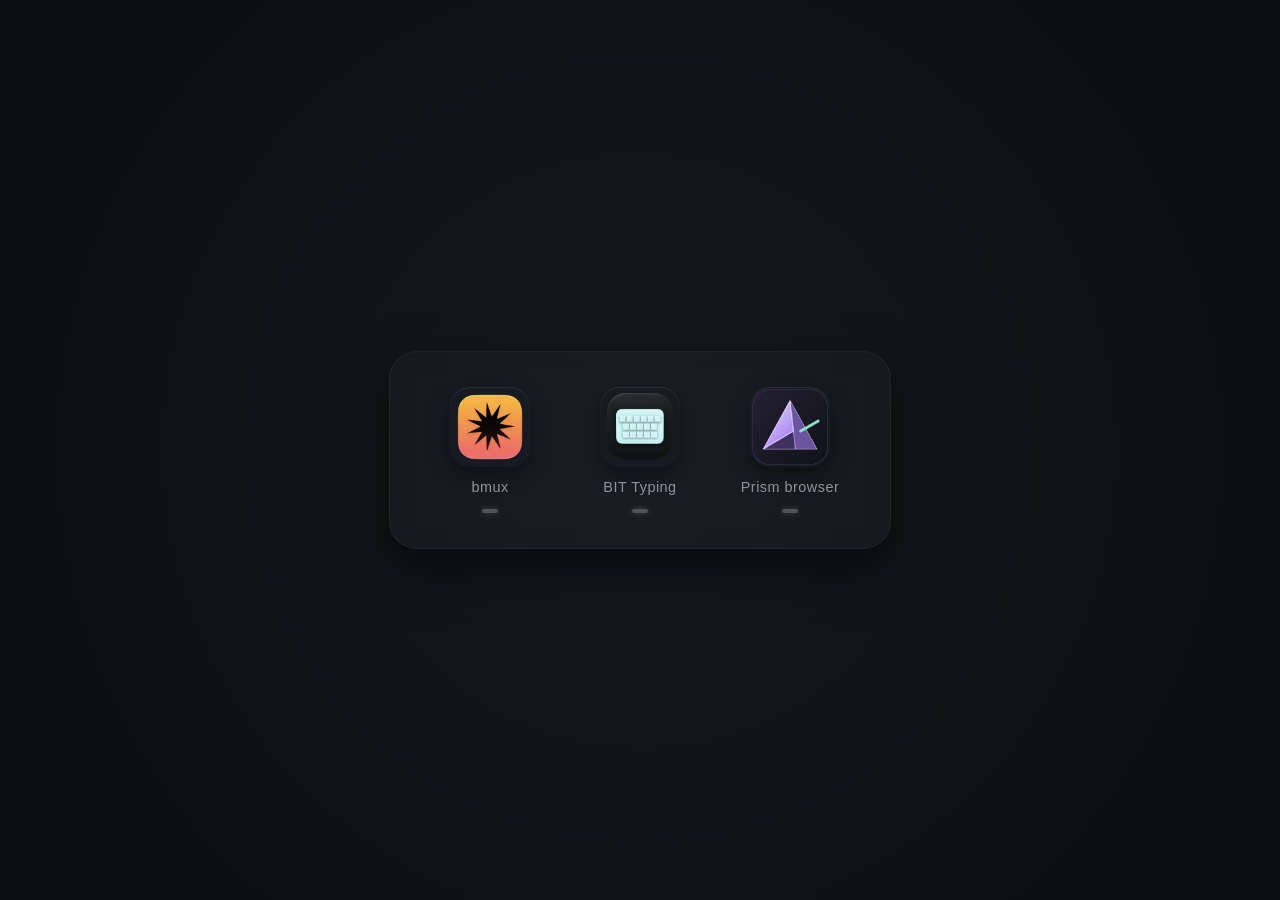
<file: index.html>
<!DOCTYPE html>
<html lang="en">
<head>
    <meta charset="UTF-8">
    <meta name="viewport" content="width=device-width, initial-scale=1.0">
    <title>Projects Launcher</title>
    <style>
        /* Reset and Base Stylesa */
        * {
            margin: 0;
            padding: 0;
            box-sizing: border-box;
            user-select: none;
        }

        body, html {
            width: 100%;
            height: 100%;
            overflow: hidden; /* Makes the website non-scrollable */
            background-color: #0d0f12; /* Deep dark background */
            background-image: radial-gradient(circle at 50% 50%, #161920 0%, #0d0f12 75%);
            font-family: 'Segoe UI', Roboto, Helvetica, Arial, sans-serif;
            color: #e0e6ed;
            display: flex;
            justify-content: center;
            align-items: center;
        }

        /* Launcher Container */
        .launcher {
            display: flex;
            gap: 50px;
            padding: 35px 50px;
            background: rgba(255, 255, 255, 0.02);
            border: 1px solid rgba(255, 255, 255, 0.05);
            border-radius: 28px;
            backdrop-filter: blur(12px);
            box-shadow: 0 20px 50px rgba(0, 0, 0, 0.6);
        }

        /* Individual App Item */
        .app-item {
            display: flex;
            flex-direction: column;
            align-items: center;
            text-decoration: none;
            color: #8b949e;
            position: relative;
            transition: transform 0.3s cubic-bezier(0.25, 0.8, 0.25, 1), color 0.3s ease;
            width: 100px;
        }

        /* Icon Styling */
        .icon-wrapper {
            width: 80px;
            height: 80px;
            border-radius: 20px;
            background: #161b22;
            display: flex;
            justify-content: center;
            align-items: center;
            box-shadow: 0 8px 20px rgba(0, 0, 0, 0.4), inset 0 1px 1px rgba(255, 255, 255, 0.1);
            transition: all 0.3s ease;
            overflow: hidden;
            margin-bottom: 12px;
        }

        .icon-wrapper img {
            width: 100%;
            height: 100%;
            object-fit: cover;
            transition: transform 0.3s ease;
        }

        /* App Title */
        .app-title {
            font-size: 0.9rem;
            font-weight: 500;
            text-align: center;
            letter-spacing: 0.5px;
            margin-bottom: 14px;
            white-space: nowrap;
        }

        /* Shiny Light Beneath App */
        .shiny-light {
            width: 16px;
            height: 4px;
            border-radius: 10px;
            background-color: rgba(255, 255, 255, 0.25);
            box-shadow: 0 0 6px rgba(255, 255, 255, 0.2);
            transition: all 0.3s cubic-bezier(0.25, 0.8, 0.25, 1);
        }

        /* Hover Effects */
        .app-item:hover {
            transform: translateY(-6px);
            color: #ffffff;
        }

        .app-item:hover .icon-wrapper {
            box-shadow: 0 12px 25px rgba(0, 0, 0, 0.6), inset 0 1px 2px rgba(255, 255, 255, 0.2);
            background: #1f2630;
        }

        .app-item:hover .icon-wrapper img {
            transform: scale(1.06);
        }

        /* Light brightens up on hover */
        .app-item:hover .shiny-light {
            width: 36px;
            background-color: #ffffff;
            box-shadow: 
                0 0 10px #ffffff,
                0 0 20px rgba(255, 255, 255, 0.8),
                0 0 35px rgba(255, 255, 255, 0.5);
        }

        /* Responsive adjustments for smaller screens */
        @media (max-width: 600px) {
            .launcher {
                gap: 25px;
                padding: 25px 30px;
            }
            .icon-wrapper {
                width: 64px;
                height: 64px;
            }
            .app-item {
                width: 80px;
            }
            .app-title {
                font-size: 0.8rem;
            }
        }
    </style>
</head>
<body>

    <div class="launcher">
        <!-- bmux -->
        <a href="https://bitiskola.github.io/bmux" class="app-item">
            <div class="icon-wrapper">
                <img src="https://bitiskola.github.io/assets/bmux.png" alt="bmux">
            </div>
            <span class="app-title">bmux</span>
            <div class="shiny-light"></div>
        </a>

        <!-- BIT Typing -->
        <a href="https://bitiskola.github.io/bit-typing" class="app-item">
            <div class="icon-wrapper">
                <img src="https://bitiskola.github.io/assets/bit-typing.png" alt="BIT Typing">
            </div>
            <span class="app-title">BIT Typing</span>
            <div class="shiny-light"></div>
        </a>

        <!-- Prism browser -->
        <a href="https://github.com/bitiskola/prism-browser" class="app-item">
            <div class="icon-wrapper">
                <img src="https://bitiskola.github.io/assets/prism-browser.png" alt="Prism browser">
            </div>
            <span class="app-title">Prism browser</span>
            <div class="shiny-light"></div>
        </a>
    </div>

</body>
</html>
</file>
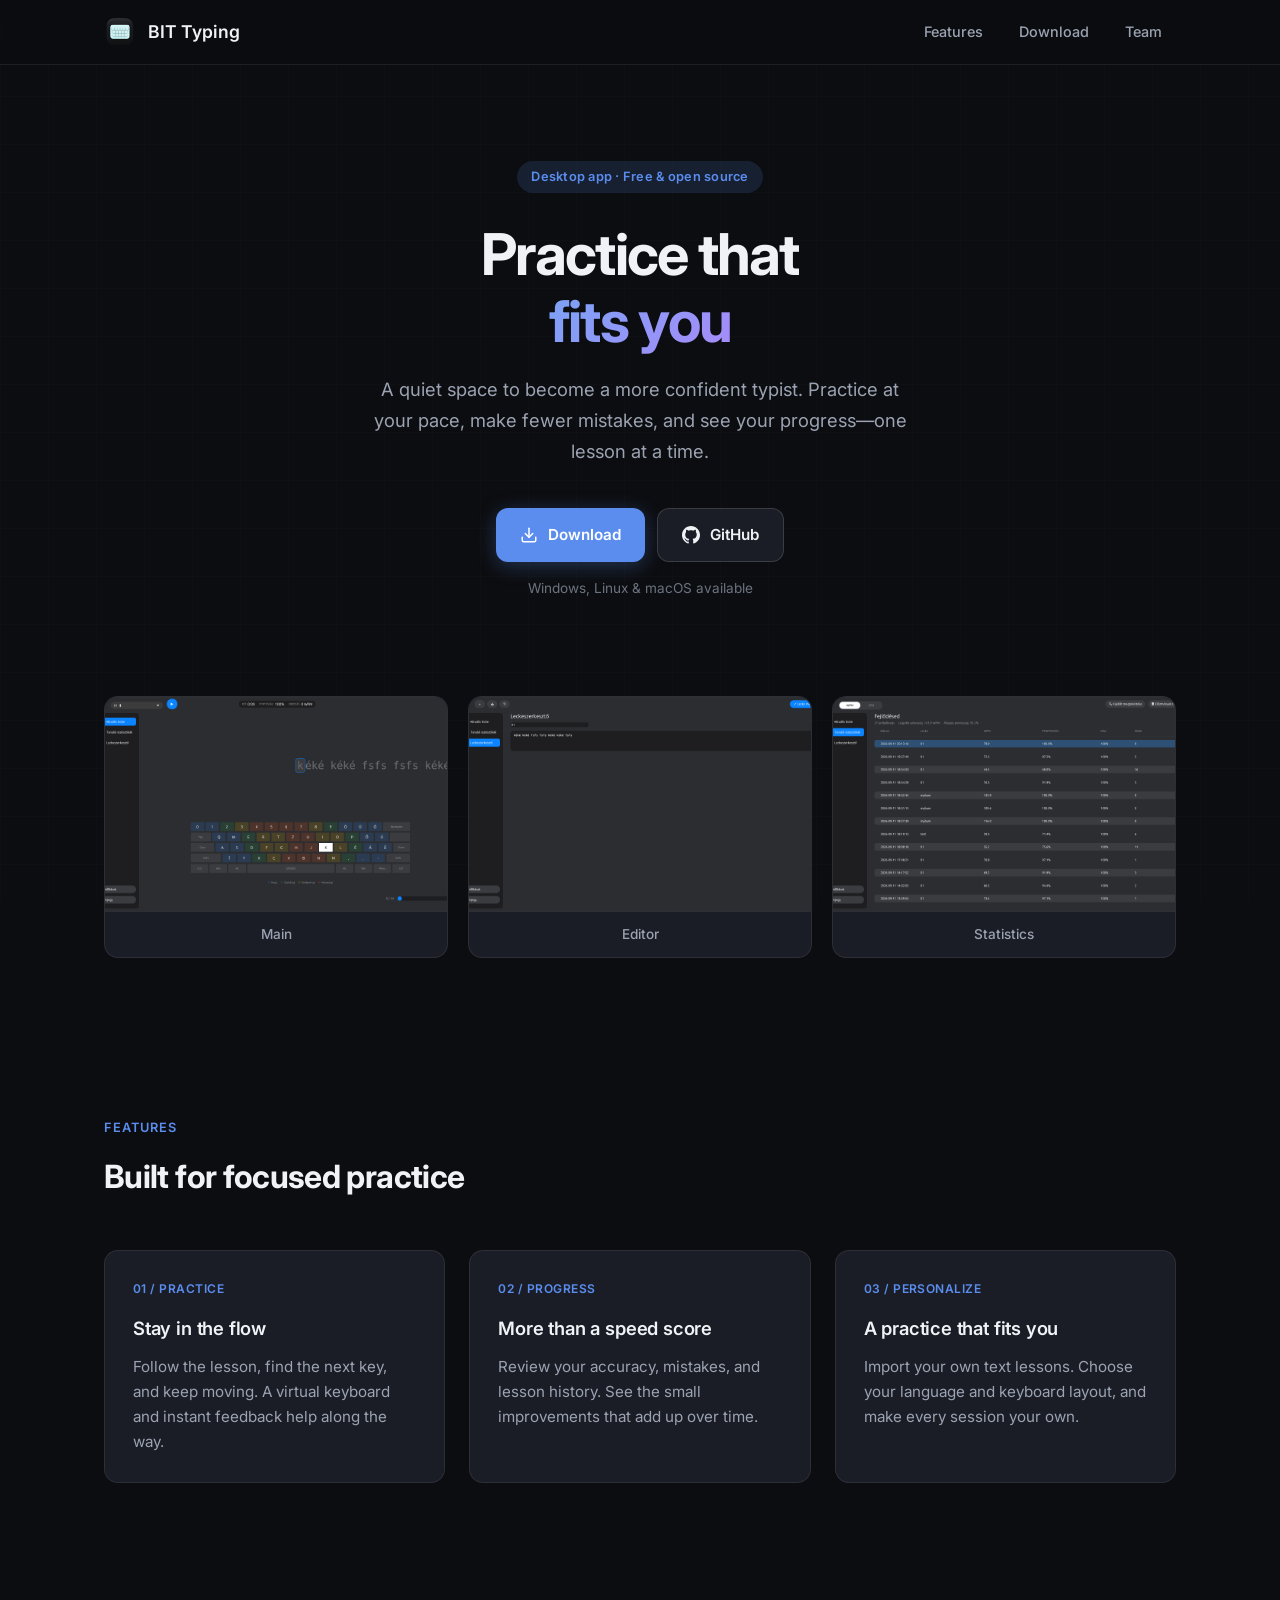
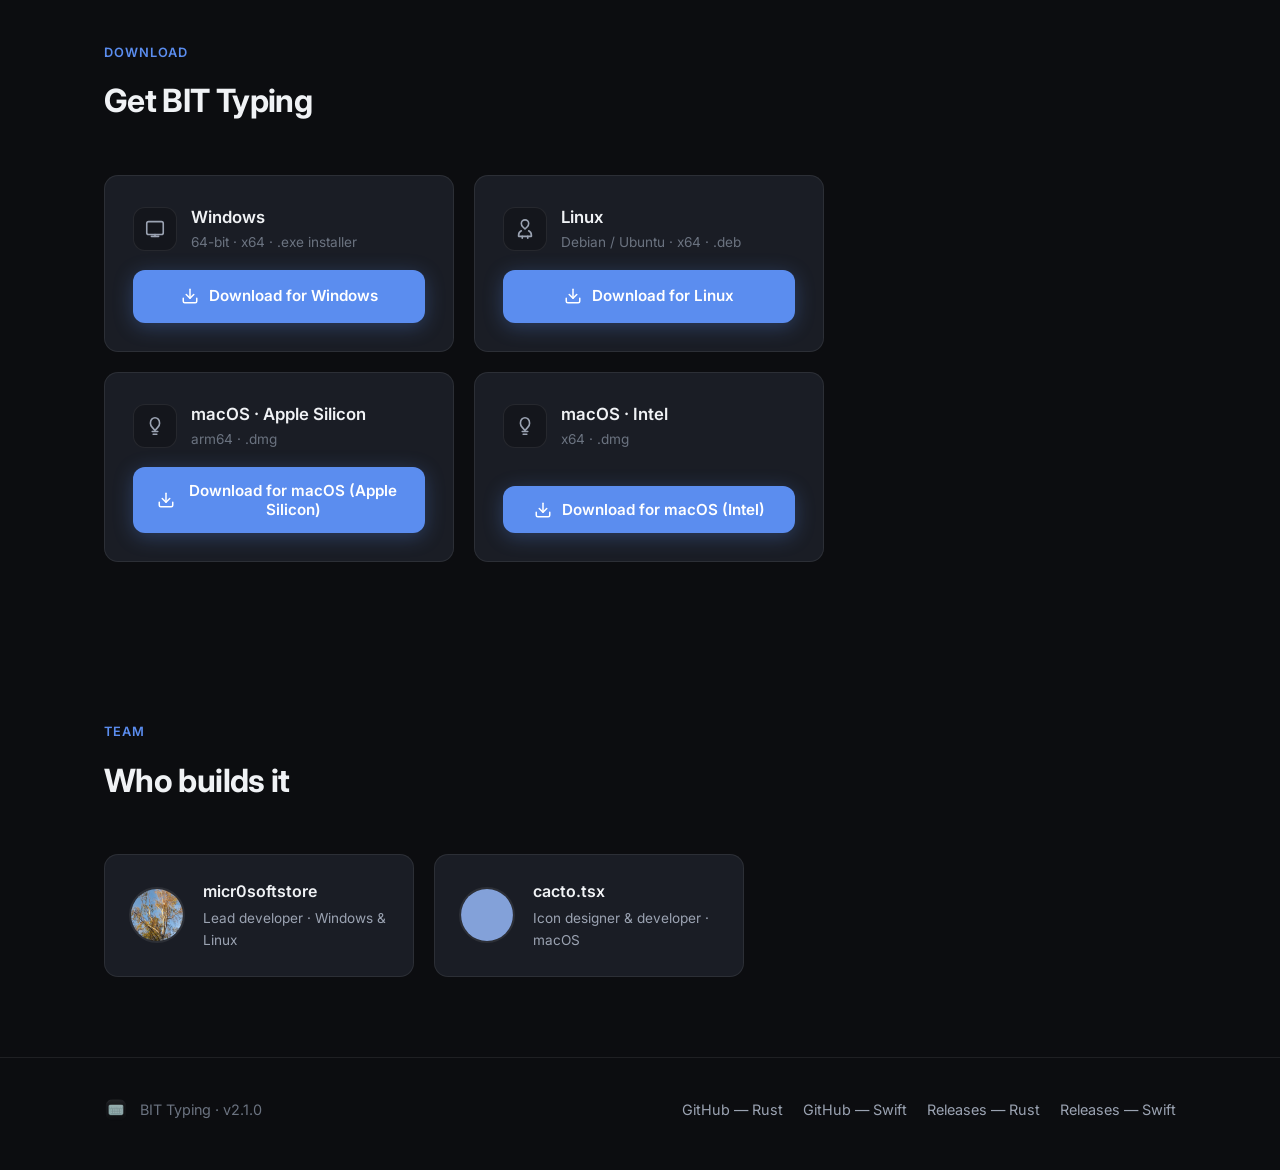
<file: bit-typing/index.html>
<!DOCTYPE html>
<html lang="en">
<head>
  <meta charset="UTF-8">
  <meta name="viewport" content="width=device-width, initial-scale=1.0">
  <title>BIT Typing — Practice that fits you</title>
  <meta name="description" content="A quiet desktop space to become a more confident typist. Practice at your pace, track progress, and personalize every session.">
  <link rel="icon" type="image/png" href="https://bitiskola.github.io/bit-typing/src/assets/favico.png">
  <link rel="preconnect" href="https://fonts.googleapis.com">
  <link rel="preconnect" href="https://fonts.gstatic.com" crossorigin>
  <link href="https://fonts.googleapis.com/css2?family=Inter:wght@400;500;600;700&display=swap" rel="stylesheet">
  <style>
    :root {
      --bg: #0c0d10;
      --bg-elevated: #14161c;
      --bg-card: #1a1d25;
      --bg-hover: #22262f;
      --border: rgba(255, 255, 255, 0.08);
      --border-strong: rgba(255, 255, 255, 0.14);
      --text: #f0f2f5;
      --text-secondary: #9ba3b2;
      --text-muted: #6b7380;
      --accent: #5b8def;
      --accent-soft: rgba(91, 141, 239, 0.15);
      --accent-hover: #7aa3f5;
      --success: #3ecf8e;
      --warning: #f5a524;
      --warning-soft: rgba(245, 165, 36, 0.12);
      --radius: 14px;
      --radius-sm: 10px;
      --shadow: 0 8px 32px rgba(0, 0, 0, 0.35);
      --transition: 0.2s ease;
    }

    * {
      margin: 0;
      padding: 0;
      box-sizing: border-box;
    }

    html {
      scroll-behavior: smooth;
    }

    body {
      font-family: 'Inter', -apple-system, BlinkMacSystemFont, 'Segoe UI', sans-serif;
      background: var(--bg);
      color: var(--text);
      line-height: 1.6;
      -webkit-font-smoothing: antialiased;
      overflow-x: hidden;
    }

    body.modal-open {
      overflow: hidden;
    }

    body::before {
      content: '';
      position: fixed;
      inset: 0;
      background-image:
        linear-gradient(rgba(255,255,255,0.015) 1px, transparent 1px),
        linear-gradient(90deg, rgba(255,255,255,0.015) 1px, transparent 1px);
      background-size: 48px 48px;
      pointer-events: none;
      z-index: 0;
    }

    .container {
      max-width: 1120px;
      margin: 0 auto;
      padding: 0 24px;
      position: relative;
      z-index: 1;
    }

    header {
      position: sticky;
      top: 0;
      z-index: 100;
      background: rgba(12, 13, 16, 0.8);
      backdrop-filter: blur(16px);
      border-bottom: 1px solid var(--border);
    }

    .header-inner {
      display: flex;
      align-items: center;
      justify-content: space-between;
      height: 64px;
    }

    .logo {
      display: flex;
      align-items: center;
      gap: 12px;
      text-decoration: none;
      color: var(--text);
      font-weight: 600;
      font-size: 1.1rem;
    }

    .logo img {
      width: 32px;
      height: 32px;
      border-radius: 8px;
    }

    .nav-links {
      display: flex;
      gap: 8px;
    }

    .nav-links a {
      color: var(--text-secondary);
      text-decoration: none;
      font-size: 0.9rem;
      font-weight: 500;
      padding: 8px 14px;
      border-radius: 8px;
      transition: color var(--transition), background var(--transition);
    }

    .nav-links a:hover {
      color: var(--text);
      background: var(--bg-hover);
    }

    .hero {
      padding: 96px 0 72px;
      text-align: center;
    }

    .hero-badge {
      display: inline-flex;
      align-items: center;
      gap: 8px;
      background: var(--accent-soft);
      color: var(--accent);
      font-size: 0.8rem;
      font-weight: 600;
      padding: 6px 14px;
      border-radius: 100px;
      margin-bottom: 28px;
      letter-spacing: 0.02em;
    }

    .hero h1 {
      font-size: clamp(2.4rem, 5.5vw, 3.6rem);
      font-weight: 700;
      letter-spacing: -0.03em;
      line-height: 1.15;
      margin-bottom: 20px;
    }

    .hero h1 span {
      background: linear-gradient(135deg, #7aa3f5, #a78bfa);
      -webkit-background-clip: text;
      -webkit-text-fill-color: transparent;
      background-clip: text;
    }

    .hero-desc {
      font-size: 1.15rem;
      color: var(--text-secondary);
      max-width: 540px;
      margin: 0 auto 40px;
      line-height: 1.7;
    }

    .hero-cta {
      display: flex;
      flex-wrap: wrap;
      gap: 12px;
      justify-content: center;
      margin-bottom: 16px;
    }

    .btn {
      display: inline-flex;
      align-items: center;
      gap: 10px;
      padding: 14px 24px;
      border-radius: 12px;
      font-size: 0.95rem;
      font-weight: 600;
      text-decoration: none;
      transition: all var(--transition);
      border: none;
      cursor: pointer;
      font-family: inherit;
    }

    .btn-primary {
      background: var(--accent);
      color: #fff;
      box-shadow: 0 4px 20px rgba(91, 141, 239, 0.3);
    }

    .btn-primary:hover:not(:disabled) {
      background: var(--accent-hover);
      transform: translateY(-1px);
      box-shadow: 0 6px 24px rgba(91, 141, 239, 0.4);
    }

    .btn-primary:disabled {
      opacity: 0.45;
      cursor: not-allowed;
      transform: none;
      box-shadow: none;
    }

    .btn-secondary {
      background: var(--bg-card);
      color: var(--text);
      border: 1px solid var(--border-strong);
    }

    .btn-secondary:hover {
      background: var(--bg-hover);
      border-color: rgba(255,255,255,0.2);
    }

    .btn-ghost {
      background: transparent;
      color: var(--text-secondary);
      border: 1px solid var(--border);
    }

    .btn-ghost:hover {
      background: var(--bg-hover);
      color: var(--text);
    }

    .btn svg {
      width: 18px;
      height: 18px;
      flex-shrink: 0;
    }

    .platform-note {
      font-size: 0.85rem;
      color: var(--text-muted);
      margin-top: 12px;
    }

    .screenshots {
      padding: 24px 0 80px;
    }

    .screenshot-grid {
      display: grid;
      grid-template-columns: repeat(3, 1fr);
      gap: 20px;
    }

    .screenshot-card {
      background: var(--bg-card);
      border: 1px solid var(--border);
      border-radius: var(--radius);
      overflow: hidden;
      transition: transform var(--transition), box-shadow var(--transition);
    }

    .screenshot-card:hover {
      transform: translateY(-4px);
      box-shadow: var(--shadow);
    }

    .screenshot-card img {
      width: 100%;
      height: auto;
      display: block;
      aspect-ratio: 16 / 10;
      object-fit: cover;
      object-position: top;
    }

    .screenshot-label {
      padding: 12px 16px;
      font-size: 0.85rem;
      font-weight: 500;
      color: var(--text-secondary);
      border-top: 1px solid var(--border);
      text-align: center;
    }

    .features {
      padding: 80px 0;
    }

    .section-label {
      font-size: 0.8rem;
      font-weight: 600;
      color: var(--accent);
      text-transform: uppercase;
      letter-spacing: 0.08em;
      margin-bottom: 12px;
    }

    .section-title {
      font-size: clamp(1.6rem, 3vw, 2rem);
      font-weight: 700;
      letter-spacing: -0.02em;
      margin-bottom: 48px;
    }

    .features-grid {
      display: grid;
      grid-template-columns: repeat(3, 1fr);
      gap: 24px;
    }

    .feature-card {
      background: var(--bg-card);
      border: 1px solid var(--border);
      border-radius: var(--radius);
      padding: 28px;
      transition: border-color var(--transition);
    }

    .feature-card:hover {
      border-color: var(--border-strong);
    }

    .feature-num {
      font-size: 0.75rem;
      font-weight: 600;
      color: var(--accent);
      margin-bottom: 16px;
      letter-spacing: 0.04em;
    }

    .feature-card h3 {
      font-size: 1.15rem;
      font-weight: 600;
      margin-bottom: 10px;
      letter-spacing: -0.01em;
    }

    .feature-card p {
      font-size: 0.95rem;
      color: var(--text-secondary);
      line-height: 1.65;
    }

    .download {
      padding: 80px 0;
    }

    .download-grid {
      display: grid;
      grid-template-columns: repeat(2, 1fr);
      gap: 20px;
      max-width: 720px;
    }

    .download-card {
      background: var(--bg-card);
      border: 1px solid var(--border);
      border-radius: var(--radius);
      padding: 28px;
      display: flex;
      flex-direction: column;
      gap: 16px;
      transition: border-color var(--transition), transform var(--transition);
    }

    .download-card.available:hover {
      border-color: var(--accent);
      transform: translateY(-2px);
    }

    .download-header {
      display: flex;
      align-items: center;
      gap: 14px;
    }

    .download-icon {
      width: 44px;
      height: 44px;
      border-radius: 12px;
      background: var(--bg-elevated);
      border: 1px solid var(--border);
      display: flex;
      align-items: center;
      justify-content: center;
      flex-shrink: 0;
    }

    .download-icon svg {
      width: 22px;
      height: 22px;
      color: var(--text-secondary);
    }

    .download-info h3 {
      font-size: 1.05rem;
      font-weight: 600;
      margin-bottom: 2px;
    }

    .download-info p {
      font-size: 0.85rem;
      color: var(--text-muted);
    }

    .download-card .btn {
      width: 100%;
      justify-content: center;
      margin-top: auto;
    }

    .team {
      padding: 80px 0;
    }

    .team-grid {
      display: grid;
      grid-template-columns: repeat(2, 1fr);
      gap: 20px;
      max-width: 640px;
    }

    .team-card {
      background: var(--bg-card);
      border: 1px solid var(--border);
      border-radius: var(--radius);
      padding: 24px;
      display: flex;
      align-items: center;
      gap: 18px;
      transition: border-color var(--transition);
    }

    .team-card:hover {
      border-color: var(--border-strong);
    }

    .team-card img {
      width: 56px;
      height: 56px;
      border-radius: 50%;
      object-fit: cover;
      border: 2px solid var(--border);
      flex-shrink: 0;
    }

    .team-info h3 {
      font-size: 1rem;
      font-weight: 600;
      margin-bottom: 4px;
    }

    .team-info p {
      font-size: 0.85rem;
      color: var(--text-secondary);
    }

    footer {
      padding: 40px 0 48px;
      border-top: 1px solid var(--border);
    }

    .footer-inner {
      display: flex;
      align-items: center;
      justify-content: space-between;
      flex-wrap: wrap;
      gap: 16px;
    }

    .footer-left {
      display: flex;
      align-items: center;
      gap: 12px;
      color: var(--text-muted);
      font-size: 0.9rem;
    }

    .footer-left img {
      width: 24px;
      height: 24px;
      border-radius: 6px;
      opacity: 0.7;
    }

    .footer-links {
      display: flex;
      flex-wrap: wrap;
      gap: 16px 20px;
    }

    .footer-links a {
      color: var(--text-secondary);
      text-decoration: none;
      font-size: 0.9rem;
      transition: color var(--transition);
    }

    .footer-links a:hover {
      color: var(--text);
    }

    /* Modal */
    .modal-overlay {
      position: fixed;
      inset: 0;
      background: rgba(0, 0, 0, 0.72);
      backdrop-filter: blur(8px);
      z-index: 1000;
      display: flex;
      align-items: center;
      justify-content: center;
      padding: 24px;
      opacity: 0;
      visibility: hidden;
      transition: opacity 0.25s ease, visibility 0.25s ease;
    }

    .modal-overlay.open {
      opacity: 1;
      visibility: visible;
    }

    .modal {
      background: var(--bg-card);
      border: 1px solid var(--border-strong);
      border-radius: 18px;
      width: 100%;
      max-width: 640px;
      max-height: 90vh;
      overflow-y: auto;
      box-shadow: 0 24px 64px rgba(0, 0, 0, 0.55);
      transform: translateY(16px) scale(0.98);
      transition: transform 0.25s ease;
    }

    .modal-overlay.open .modal {
      transform: translateY(0) scale(1);
    }

    .modal-header {
      padding: 24px 28px 0;
      display: flex;
      align-items: flex-start;
      justify-content: space-between;
      gap: 16px;
    }

    .modal-header h2 {
      font-size: 1.25rem;
      font-weight: 700;
      letter-spacing: -0.02em;
      display: flex;
      align-items: center;
      gap: 10px;
    }

    .modal-header h2 .warning-icon {
      color: var(--warning);
      flex-shrink: 0;
    }

    .modal-close {
      background: transparent;
      border: none;
      color: var(--text-muted);
      cursor: pointer;
      padding: 6px;
      border-radius: 8px;
      transition: color var(--transition), background var(--transition);
      line-height: 0;
    }

    .modal-close:hover {
      color: var(--text);
      background: var(--bg-hover);
    }

    .modal-close svg {
      width: 20px;
      height: 20px;
    }

    .modal-body {
      padding: 20px 28px 28px;
    }

    .modal-warning-box {
      background: var(--warning-soft);
      border: 1px solid rgba(245, 165, 36, 0.25);
      border-radius: 12px;
      padding: 16px 18px;
      margin-bottom: 20px;
      font-size: 0.92rem;
      color: var(--text-secondary);
      line-height: 1.65;
    }

    .modal-warning-box strong {
      color: var(--warning);
      font-weight: 600;
    }

    .modal-body p {
      font-size: 0.95rem;
      color: var(--text-secondary);
      margin-bottom: 16px;
      line-height: 1.65;
    }

    .modal-body p:last-of-type {
      margin-bottom: 20px;
    }

    .video-wrap {
      position: relative;
      width: 100%;
      padding-bottom: 56.25%;
      height: 0;
      border-radius: 12px;
      overflow: hidden;
      background: #000;
      margin-bottom: 24px;
      border: 1px solid var(--border);
    }

    .video-wrap iframe {
      position: absolute;
      top: 0;
      left: 0;
      width: 100%;
      height: 100%;
      border: 0;
    }

    .checkbox-row {
      display: flex;
      align-items: flex-start;
      gap: 12px;
      margin-bottom: 24px;
      cursor: pointer;
      user-select: none;
    }

    .checkbox-row input[type="checkbox"] {
      appearance: none;
      -webkit-appearance: none;
      width: 20px;
      height: 20px;
      border: 2px solid var(--border-strong);
      border-radius: 6px;
      background: var(--bg-elevated);
      cursor: pointer;
      flex-shrink: 0;
      margin-top: 1px;
      position: relative;
      transition: border-color var(--transition), background var(--transition);
    }

    .checkbox-row input[type="checkbox"]:checked {
      background: var(--accent);
      border-color: var(--accent);
    }

    .checkbox-row input[type="checkbox"]:checked::after {
      content: '';
      position: absolute;
      left: 5px;
      top: 1px;
      width: 6px;
      height: 11px;
      border: solid #fff;
      border-width: 0 2px 2px 0;
      transform: rotate(45deg);
    }

    .checkbox-row span {
      font-size: 0.92rem;
      color: var(--text-secondary);
      line-height: 1.5;
    }

    .modal-actions {
      display: flex;
      flex-wrap: wrap;
      gap: 12px;
      justify-content: flex-end;
    }

    .modal-actions .btn {
      min-width: 140px;
      justify-content: center;
    }

    @media (max-width: 900px) {
      .screenshot-grid,
      .features-grid {
        grid-template-columns: 1fr;
      }

      .download-grid,
      .team-grid {
        grid-template-columns: 1fr;
        max-width: 400px;
      }

      .hero {
        padding: 72px 0 48px;
      }

      .nav-links {
        display: none;
      }
    }

    @media (max-width: 600px) {
      .hero-cta {
        flex-direction: column;
        align-items: stretch;
      }

      .btn {
        justify-content: center;
      }

      .footer-inner {
        flex-direction: column;
        text-align: center;
      }

      .modal {
        max-height: 95vh;
      }

      .modal-header,
      .modal-body {
        padding-left: 20px;
        padding-right: 20px;
      }

      .modal-actions {
        flex-direction: column-reverse;
      }

      .modal-actions .btn {
        width: 100%;
      }
    }

    .os-win-linux { display: none; }
    .os-macos { display: none; }
    body.show-win-linux .os-win-linux { display: block; }
    body.show-macos .os-macos { display: block; }
    body.show-win-linux .screenshot-grid.os-win-linux { display: grid; }
    body.show-macos .screenshot-grid.os-macos { display: grid; }
  </style>
</head>
<body>
  <header>
    <div class="container header-inner">
      <a href="#" class="logo">
        <img src="https://bitiskola.github.io/bit-typing/src/assets/favico.png" alt="BIT Typing">
        BIT Typing
      </a>
      <nav class="nav-links">
        <a href="#features">Features</a>
        <a href="#download">Download</a>
        <a href="#team">Team</a>
      </nav>
    </div>
  </header>

  <main>
    <section class="hero">
      <div class="container">
        <div class="hero-badge">Desktop app · Free & open source</div>
        <h1>Practice that<br><span>fits you</span></h1>
        <p class="hero-desc">
          A quiet space to become a more confident typist. Practice at your pace, make fewer mistakes, and see your progress—one lesson at a time.
        </p>
        <div class="hero-cta">
          <a href="#download" class="btn btn-primary">
            <svg viewBox="0 0 24 24" fill="none" stroke="currentColor" stroke-width="2" stroke-linecap="round" stroke-linejoin="round"><path d="M21 15v4a2 2 0 0 1-2 2H5a2 2 0 0 1-2-2v-4"/><polyline points="7 10 12 15 17 10"/><line x1="12" y1="15" x2="12" y2="3"/></svg>
            Download
          </a>
          <a href="https://github.com/bitiskola/" target="_blank" rel="noopener" class="btn btn-secondary">
            <svg viewBox="0 0 24 24" fill="currentColor"><path d="M12 0C5.37 0 0 5.37 0 12c0 5.3 3.438 9.8 8.205 11.387.6.113.82-.258.82-.577 0-.285-.01-1.04-.015-2.04-3.338.724-4.042-1.61-4.042-1.61-.546-1.387-1.333-1.756-1.333-1.756-1.09-.745.083-.73.083-.73 1.205.085 1.838 1.236 1.838 1.236 1.07 1.835 2.809 1.305 3.495.998.108-.776.417-1.305.76-1.605-2.665-.3-5.466-1.332-5.466-5.93 0-1.31.465-2.38 1.235-3.22-.135-.303-.54-1.523.105-3.176 0 0 1.005-.322 3.3 1.23.96-.267 1.98-.399 3-.405 1.02.006 2.04.138 3 .405 2.28-1.552 3.285-1.23 3.285-1.23.645 1.653.24 2.873.12 3.176.765.84 1.23 1.91 1.23 3.22 0 4.61-2.805 5.625-5.475 5.92.42.36.81 1.096.81 2.22 0 1.606-.015 2.896-.015 3.286 0 .315.21.69.825.57C20.565 21.795 24 17.295 24 12c0-6.63-5.37-12-12-12z"/></svg>
            GitHub
          </a>
        </div>
        <p class="platform-note">Windows, Linux &amp; macOS available</p>
      </div>
    </section>

    <section class="screenshots">
      <div class="container">
        <div class="screenshot-grid os-win-linux">
          <div class="screenshot-card">
            <img src="https://bitiskola.github.io/bit-typing/src/screenshots/Screenshot_main.png" alt="Main screen" loading="lazy">
            <div class="screenshot-label">Main</div>
          </div>
          <div class="screenshot-card">
            <img src="https://bitiskola.github.io/bit-typing/src/screenshots/Screenshot_editor.png" alt="Editor" loading="lazy">
            <div class="screenshot-label">Editor</div>
          </div>
          <div class="screenshot-card">
            <img src="https://bitiskola.github.io/bit-typing/src/screenshots/Screenshot_statistics.png" alt="Statistics" loading="lazy">
            <div class="screenshot-label">Statistics</div>
          </div>
        </div>

        <div class="screenshot-grid os-macos">
          <div class="screenshot-card">
            <img src="https://bitiskola.github.io/bit-typing/src/screenshots/Screenshot_main_macos.png" alt="Main screen (macOS)" loading="lazy">
            <div class="screenshot-label">Main</div>
          </div>
          <div class="screenshot-card">
            <img src="https://bitiskola.github.io/bit-typing/src/screenshots/Screenshot_editor_macos.png" alt="Editor (macOS)" loading="lazy">
            <div class="screenshot-label">Editor</div>
          </div>
          <div class="screenshot-card">
            <img src="https://bitiskola.github.io/bit-typing/src/screenshots/Screenshot_statistics_macos.png" alt="Statistics (macOS)" loading="lazy">
            <div class="screenshot-label">Statistics</div>
          </div>
        </div>
      </div>
    </section>

    <section class="features" id="features">
      <div class="container">
        <div class="section-label">Features</div>
        <h2 class="section-title">Built for focused practice</h2>
        <div class="features-grid">
          <div class="feature-card">
            <div class="feature-num">01 / PRACTICE</div>
            <h3>Stay in the flow</h3>
            <p>Follow the lesson, find the next key, and keep moving. A virtual keyboard and instant feedback help along the way.</p>
          </div>
          <div class="feature-card">
            <div class="feature-num">02 / PROGRESS</div>
            <h3>More than a speed score</h3>
            <p>Review your accuracy, mistakes, and lesson history. See the small improvements that add up over time.</p>
          </div>
          <div class="feature-card">
            <div class="feature-num">03 / PERSONALIZE</div>
            <h3>A practice that fits you</h3>
            <p>Import your own text lessons. Choose your language and keyboard layout, and make every session your own.</p>
          </div>
        </div>
      </div>
    </section>

    <section class="download" id="download">
      <div class="container">
        <div class="section-label">Download</div>
        <h2 class="section-title">Get BIT Typing</h2>
        <div class="download-grid">
          <div class="download-card available">
            <div class="download-header">
              <div class="download-icon">
                <svg viewBox="0 0 24 24" fill="none" stroke="currentColor" stroke-width="1.75" stroke-linecap="round" stroke-linejoin="round"><rect x="3" y="4" width="18" height="14" rx="2"/><path d="M8 20h8"/><path d="M12 18v2"/></svg>
              </div>
              <div class="download-info">
                <h3>Windows</h3>
                <p>64-bit · x64 · .exe installer</p>
              </div>
            </div>
            <a href="https://github.com/bitiskola/bit-typing-rust/releases/download/v2.1.0/bit-typing_v2.1.0_x86_64_setup.exe" class="btn btn-primary">
              <svg viewBox="0 0 24 24" fill="none" stroke="currentColor" stroke-width="2" stroke-linecap="round" stroke-linejoin="round"><path d="M21 15v4a2 2 0 0 1-2 2H5a2 2 0 0 1-2-2v-4"/><polyline points="7 10 12 15 17 10"/><line x1="12" y1="15" x2="12" y2="3"/></svg>
              Download for Windows
            </a>
          </div>

          <div class="download-card available">
            <div class="download-header">
              <div class="download-icon">
                <svg viewBox="0 0 24 24" fill="none" stroke="currentColor" stroke-width="1.75" stroke-linecap="round" stroke-linejoin="round"><path d="M12 2a4 4 0 0 1 4 4c0 1.5-.5 2.5-1.5 3.5L12 12l-2.5-2.5C8.5 8.5 8 7.5 8 6a4 4 0 0 1 4-4z"/><path d="M8 14c-2 1-3 3-3 5v1h14v-1c0-2-1-4-3-5"/><path d="M9 20v2"/><path d="M15 20v2"/></svg>
              </div>
              <div class="download-info">
                <h3>Linux</h3>
                <p>Debian / Ubuntu · x64 · .deb</p>
              </div>
            </div>
            <a href="https://github.com/bitiskola/bit-typing-rust/releases/download/v2.1.0/bit-typing_v2.1.0_amd64.deb" class="btn btn-primary">
              <svg viewBox="0 0 24 24" fill="none" stroke="currentColor" stroke-width="2" stroke-linecap="round" stroke-linejoin="round"><path d="M21 15v4a2 2 0 0 1-2 2H5a2 2 0 0 1-2-2v-4"/><polyline points="7 10 12 15 17 10"/><line x1="12" y1="15" x2="12" y2="3"/></svg>
              Download for Linux
            </a>
          </div>

          <div class="download-card available">
            <div class="download-header">
              <div class="download-icon">
                <svg viewBox="0 0 24 24" fill="none" stroke="currentColor" stroke-width="1.75" stroke-linecap="round" stroke-linejoin="round"><path d="M12 3c1.5 0 2.5.5 3.5 1.5S17 7 17 9c0 2-1 3.5-2 4.5L12 17l-3-3.5C8 12.5 7 11 7 9c0-2 .5-3.5 1.5-4.5S10.5 3 12 3z"/><path d="M9 18h6"/><path d="M10 21h4"/></svg>
              </div>
              <div class="download-info">
                <h3>macOS · Apple Silicon</h3>
                <p>arm64 · .dmg</p>
              </div>
            </div>
            <button type="button" class="btn btn-primary macos-download-btn" data-url="https://github.com/bitiskola/bit-typing-swift/releases/download/v2.0.0/BIT.Typing-2.0.0-macOS-arm64.dmg">
              <svg viewBox="0 0 24 24" fill="none" stroke="currentColor" stroke-width="2" stroke-linecap="round" stroke-linejoin="round"><path d="M21 15v4a2 2 0 0 1-2 2H5a2 2 0 0 1-2-2v-4"/><polyline points="7 10 12 15 17 10"/><line x1="12" y1="15" x2="12" y2="3"/></svg>
              Download for macOS (Apple Silicon)
            </button>
          </div>

          <div class="download-card available">
            <div class="download-header">
              <div class="download-icon">
                <svg viewBox="0 0 24 24" fill="none" stroke="currentColor" stroke-width="1.75" stroke-linecap="round" stroke-linejoin="round"><path d="M12 3c1.5 0 2.5.5 3.5 1.5S17 7 17 9c0 2-1 3.5-2 4.5L12 17l-3-3.5C8 12.5 7 11 7 9c0-2 .5-3.5 1.5-4.5S10.5 3 12 3z"/><path d="M9 18h6"/><path d="M10 21h4"/></svg>
              </div>
              <div class="download-info">
                <h3>macOS · Intel</h3>
                <p>x64 · .dmg</p>
              </div>
            </div>
            <button type="button" class="btn btn-primary macos-download-btn" data-url="https://github.com/bitiskola/bit-typing-swift/releases/download/v2.0.0/BIT.Typing-2.0.0-macOS-x86_64.dmg">
              <svg viewBox="0 0 24 24" fill="none" stroke="currentColor" stroke-width="2" stroke-linecap="round" stroke-linejoin="round"><path d="M21 15v4a2 2 0 0 1-2 2H5a2 2 0 0 1-2-2v-4"/><polyline points="7 10 12 15 17 10"/><line x1="12" y1="15" x2="12" y2="3"/></svg>
              Download for macOS (Intel)
            </button>
          </div>
        </div>
      </div>
    </section>

    <section class="team" id="team">
      <div class="container">
        <div class="section-label">Team</div>
        <h2 class="section-title">Who builds it</h2>
        <div class="team-grid">
          <div class="team-card">
            <img src="https://bitiskola.github.io/bit-typing/src/assets/micr0softstore.png" alt="micr0softstore">
            <div class="team-info">
              <h3>micr0softstore</h3>
              <p>Lead developer · Windows &amp; Linux</p>
            </div>
          </div>
          <div class="team-card">
            <img src="https://bitiskola.github.io/bit-typing/src/assets/cacto.tsx.png" alt="cacto.tsx">
            <div class="team-info">
              <h3>cacto.tsx</h3>
              <p>Icon designer &amp; developer · macOS</p>
            </div>
          </div>
        </div>
      </div>
    </section>
  </main>

  <footer>
    <div class="container footer-inner">
      <div class="footer-left">
        <img src="https://bitiskola.github.io/bit-typing/src/assets/favico.png" alt="">
        <span>BIT Typing · v2.1.0</span>
      </div>
      <div class="footer-links">
        <a href="https://github.com/bitiskola/bit-typing-rust" target="_blank" rel="noopener">GitHub — Rust</a>
        <a href="https://github.com/bitiskola/bit-typing-swift" target="_blank" rel="noopener">GitHub — Swift</a>
        <a href="https://github.com/bitiskola/bit-typing-rust/releases" target="_blank" rel="noopener">Releases — Rust</a>
        <a href="https://github.com/bitiskola/bit-typing-swift/releases" target="_blank" rel="noopener">Releases — Swift</a>
      </div>
    </div>
  </footer>

  <!-- macOS download warning modal -->
  <div class="modal-overlay" id="macos-modal" role="dialog" aria-modal="true" aria-labelledby="modal-title">
    <div class="modal">
      <div class="modal-header">
        <h2 id="modal-title">
          <svg class="warning-icon" width="24" height="24" viewBox="0 0 24 24" fill="none" stroke="currentColor" stroke-width="2" stroke-linecap="round" stroke-linejoin="round"><path d="M10.29 3.86L1.82 18a2 2 0 0 0 1.71 3h16.94a2 2 0 0 0 1.71-3L13.71 3.86a2 2 0 0 0-3.42 0z"/><line x1="12" y1="9" x2="12" y2="13"/><line x1="12" y1="17" x2="12.01" y2="17"/></svg>
          Important: macOS security step required
        </h2>
        <button type="button" class="modal-close" id="modal-close" aria-label="Close">
          <svg viewBox="0 0 24 24" fill="none" stroke="currentColor" stroke-width="2" stroke-linecap="round" stroke-linejoin="round"><line x1="18" y1="6" x2="6" y2="18"/><line x1="6" y1="6" x2="18" y2="18"/></svg>
        </button>
      </div>
      <div class="modal-body">
        <div class="modal-warning-box">
          <strong>The app will not open normally after download.</strong>
          You must verify it once through Terminal before the first launch.
        </div>

        <p>
          macOS Gatekeeper blocks apps that are not signed and notarized by Apple. BIT Typing is an independent open-source project, so the macOS builds are not notarized yet. This is a normal protection — not a problem with the app itself.
        </p>
        <p>
          After downloading, you need to remove the quarantine attribute using Terminal. The short video below walks you through the exact steps.
        </p>

        <div class="video-wrap">
          <iframe
            src="https://www.youtube.com/embed/6Vto-3kvoxo?si=h5EWpTwTk3aTi-bt"
            title="YouTube video player — how to open BIT Typing on macOS"
            allow="accelerometer; autoplay; clipboard-write; encrypted-media; gyroscope; picture-in-picture; web-share"
            referrerpolicy="strict-origin-when-cross-origin"
            allowfullscreen>
          </iframe>
        </div>

        <label class="checkbox-row">
          <input type="checkbox" id="modal-checkbox">
          <span>I have watched the tutorial and understand that I need to verify the app through Terminal before it will launch.</span>
        </label>

        <div class="modal-actions">
          <button type="button" class="btn btn-ghost" id="modal-cancel">Cancel</button>
          <button type="button" class="btn btn-primary" id="modal-continue" disabled>
            <svg viewBox="0 0 24 24" fill="none" stroke="currentColor" stroke-width="2" stroke-linecap="round" stroke-linejoin="round"><path d="M21 15v4a2 2 0 0 1-2 2H5a2 2 0 0 1-2-2v-4"/><polyline points="7 10 12 15 17 10"/><line x1="12" y1="15" x2="12" y2="3"/></svg>
            Continue to download
          </button>
        </div>
      </div>
    </div>
  </div>

  <script>
    (function () {
      const ua = navigator.userAgent.toLowerCase();
      const platform = (navigator.userAgentData?.platform || navigator.platform || '').toLowerCase();
      const isMac = /mac|iphone|ipad|ipod/.test(platform) || /macintosh|mac os x/.test(ua);

      if (isMac) {
        document.body.classList.add('show-macos');
      } else {
        document.body.classList.add('show-win-linux');
      }

      const modal = document.getElementById('macos-modal');
      const checkbox = document.getElementById('modal-checkbox');
      const continueBtn = document.getElementById('modal-continue');
      const closeBtn = document.getElementById('modal-close');
      const cancelBtn = document.getElementById('modal-cancel');
      let pendingUrl = null;

      function openModal(url) {
        pendingUrl = url;
        checkbox.checked = false;
        continueBtn.disabled = true;
        modal.classList.add('open');
        document.body.classList.add('modal-open');
      }

      function closeModal() {
        modal.classList.remove('open');
        document.body.classList.remove('modal-open');
        pendingUrl = null;
        const iframe = modal.querySelector('iframe');
        if (iframe) {
          const src = iframe.src;
          iframe.src = src;
        }
      }

      document.querySelectorAll('.macos-download-btn').forEach(function (btn) {
        btn.addEventListener('click', function () {
          openModal(btn.getAttribute('data-url'));
        });
      });

      checkbox.addEventListener('change', function () {
        continueBtn.disabled = !checkbox.checked;
      });

      continueBtn.addEventListener('click', function () {
        if (checkbox.checked && pendingUrl) {
          const url = pendingUrl;
          closeModal();
          window.location.href = url;
        }
      });

      closeBtn.addEventListener('click', closeModal);
      cancelBtn.addEventListener('click', closeModal);

      modal.addEventListener('click', function (e) {
        if (e.target === modal) closeModal();
      });

      document.addEventListener('keydown', function (e) {
        if (e.key === 'Escape' && modal.classList.contains('open')) {
          closeModal();
        }
      });
    })();
  </script>
</body>
</html>
</file>
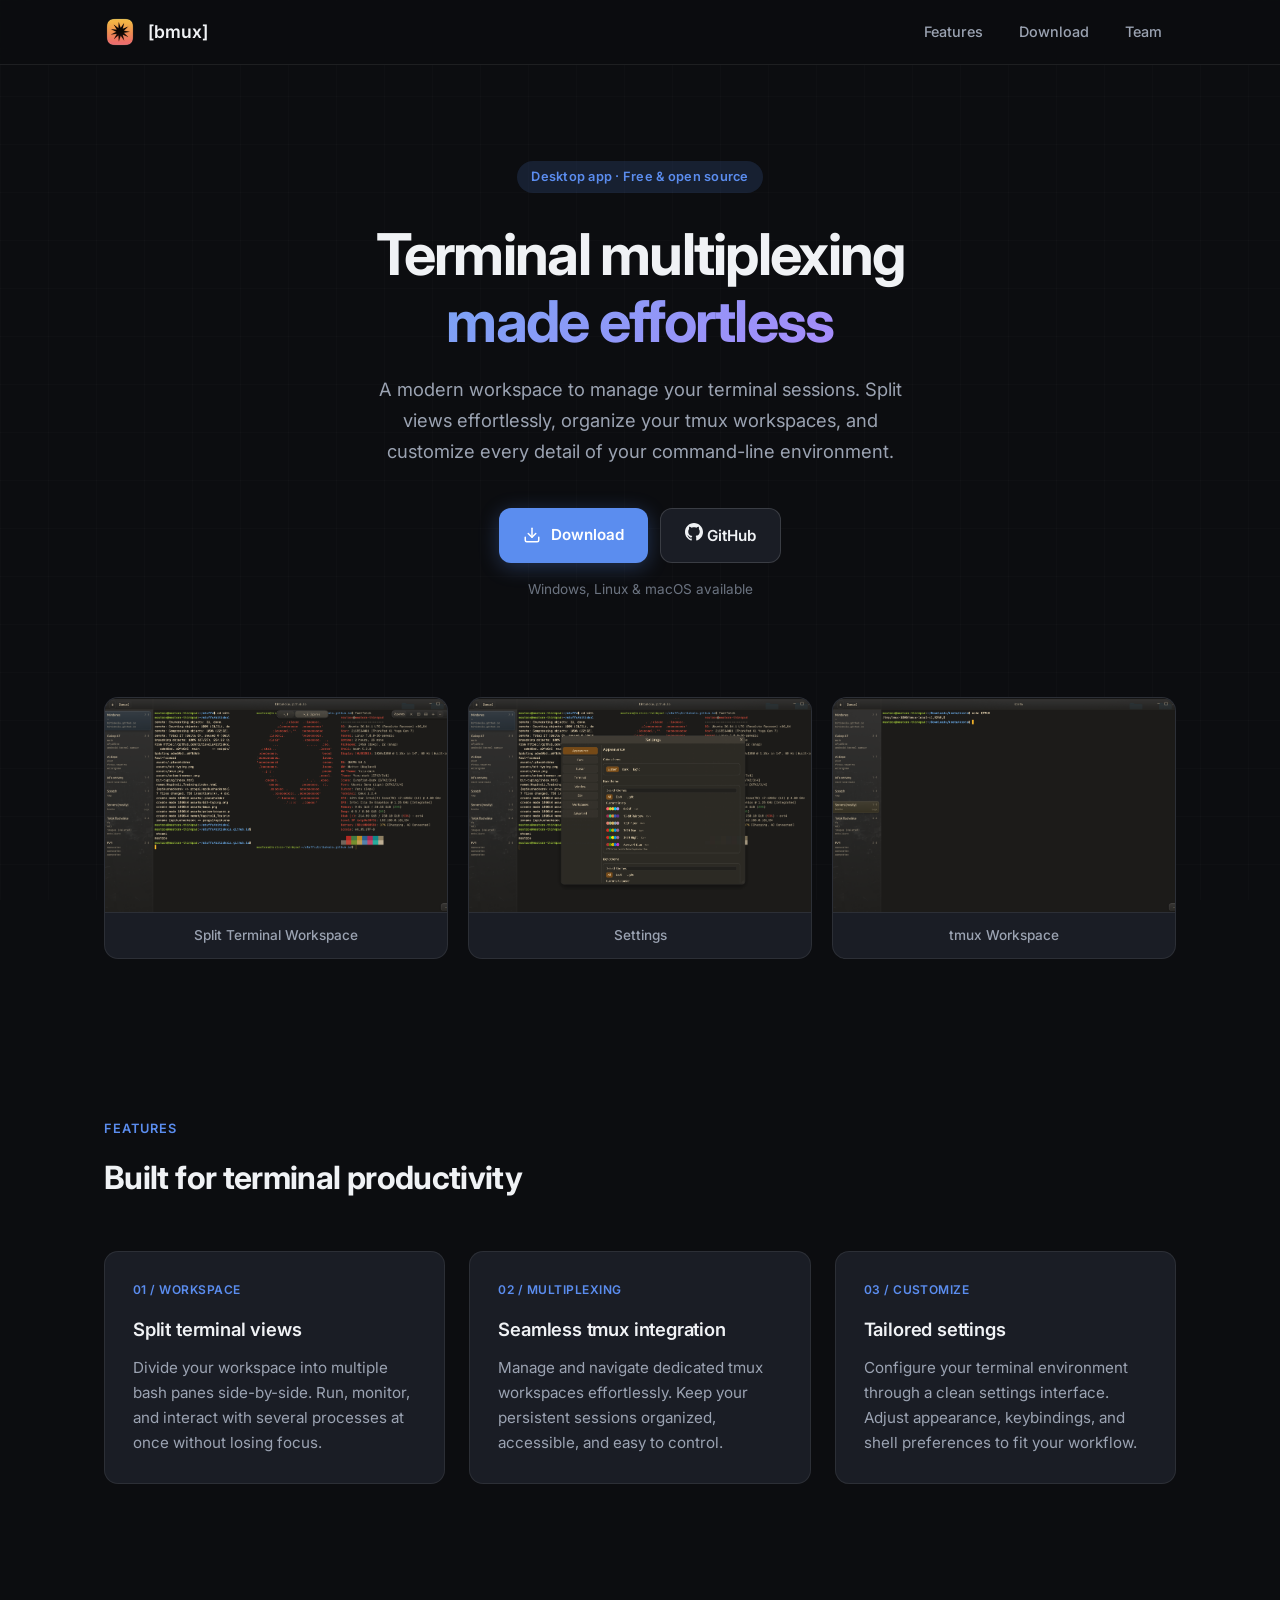
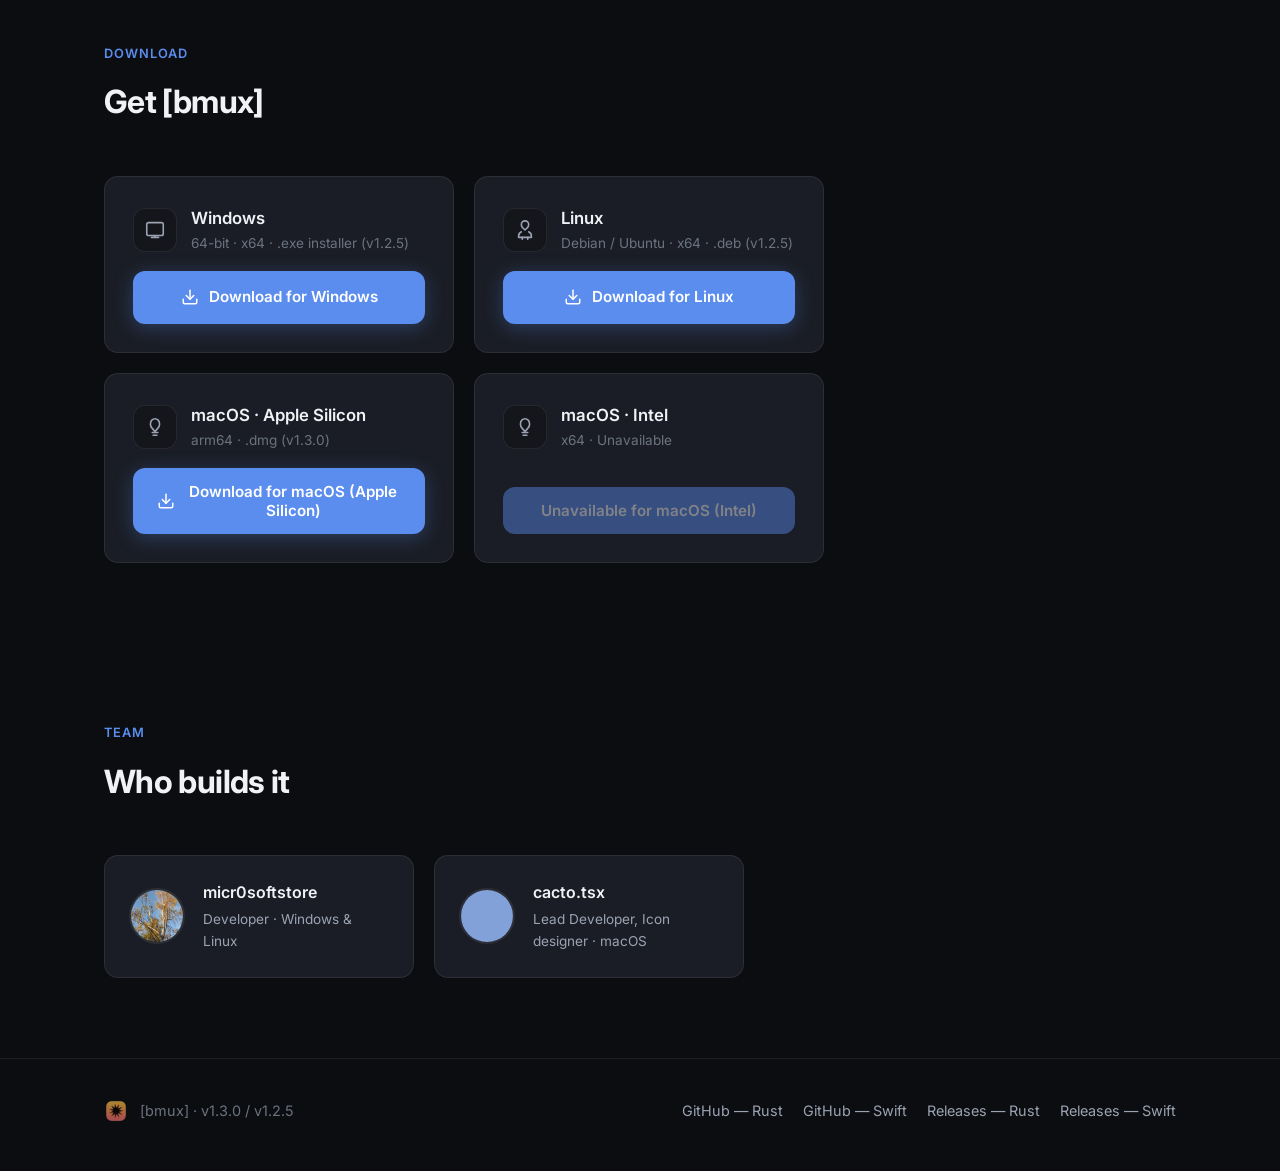
<file: bmux/index.html>
<!DOCTYPE html>
<html lang="en">
<head>
  <meta charset="UTF-8">
  <meta name="viewport" content="width=device-width, initial-scale=1.0">
  <title>[bmux] — Terminal multiplexing that fits your workflow</title>
  <meta name="description" content="A sleek desktop workspace for your terminal sessions. Split views, manage tmux workspaces, and customize your environment.">
  <link rel="icon" type="image/png" href="https://bitiskola.github.io/assets/bmux.png">
  <link rel="preconnect" href="https://fonts.googleapis.com">
  <link rel="preconnect" href="https://fonts.gstatic.com" crossorigin>
  <link href="https://fonts.googleapis.com/css2?family=Inter:wght@400;500;600;700&display=swap" rel="stylesheet">
  <style>
    :root {
      --bg: #0c0d10;
      --bg-elevated: #14161c;
      --bg-card: #1a1d25;
      --bg-hover: #22262f;
      --border: rgba(255, 255, 255, 0.08);
      --border-strong: rgba(255, 255, 255, 0.14);
      --text: #f0f2f5;
      --text-secondary: #9ba3b2;
      --text-muted: #6b7380;
      --accent: #5b8def;
      --accent-soft: rgba(91, 141, 239, 0.15);
      --accent-hover: #7aa3f5;
      --success: #3ecf8e;
      --warning: #f5a524;
      --warning-soft: rgba(245, 165, 36, 0.12);
      --radius: 14px;
      --radius-sm: 10px;
      --shadow: 0 8px 32px rgba(0, 0, 0, 0.35);
      --transition: 0.2s ease;
    }

    * {
      margin: 0;
      padding: 0;
      box-sizing: border-box;
    }

    html {
      scroll-behavior: smooth;
    }

    body {
      font-family: 'Inter', -apple-system, BlinkMacSystemFont, 'Segoe UI', sans-serif;
      background: var(--bg);
      color: var(--text);
      line-height: 1.6;
      -webkit-font-smoothing: antialiased;
      overflow-x: hidden;
    }

    body.modal-open {
      overflow: hidden;
    }

    body::before {
      content: '';
      position: fixed;
      inset: 0;
      background-image:
        linear-gradient(rgba(255,255,255,0.015) 1px, transparent 1px),
        linear-gradient(90deg, rgba(255,255,255,0.015) 1px, transparent 1px);
      background-size: 48px 48px;
      pointer-events: none;
      z-index: 0;
    }

    .container {
      max-width: 1120px;
      margin: 0 auto;
      padding: 0 24px;
      position: relative;
      z-index: 1;
    }

    header {
      position: sticky;
      top: 0;
      z-index: 100;
      background: rgba(12, 13, 16, 0.8);
      backdrop-filter: blur(16px);
      border-bottom: 1px solid var(--border);
    }

    .header-inner {
      display: flex;
      align-items: center;
      justify-content: space-between;
      height: 64px;
    }

    .logo {
      display: flex;
      align-items: center;
      gap: 12px;
      text-decoration: none;
      color: var(--text);
      font-weight: 600;
      font-size: 1.1rem;
    }

    .logo img {
      width: 32px;
      height: 32px;
      border-radius: 8px;
    }

    .nav-links {
      display: flex;
      gap: 8px;
    }

    .nav-links a {
      color: var(--text-secondary);
      text-decoration: none;
      font-size: 0.9rem;
      font-weight: 500;
      padding: 8px 14px;
      border-radius: 8px;
      transition: color var(--transition), background var(--transition);
    }

    .nav-links a:hover {
      color: var(--text);
      background: var(--bg-hover);
    }

    .hero {
      padding: 96px 0 72px;
      text-align: center;
    }

    .hero-badge {
      display: inline-flex;
      align-items: center;
      gap: 8px;
      background: var(--accent-soft);
      color: var(--accent);
      font-size: 0.8rem;
      font-weight: 600;
      padding: 6px 14px;
      border-radius: 100px;
      margin-bottom: 28px;
      letter-spacing: 0.02em;
    }

    .hero h1 {
      font-size: clamp(2.4rem, 5.5vw, 3.6rem);
      font-weight: 700;
      letter-spacing: -0.03em;
      line-height: 1.15;
      margin-bottom: 20px;
    }

    .hero h1 span {
      background: linear-gradient(135deg, #7aa3f5, #a78bfa);
      -webkit-background-clip: text;
      -webkit-text-fill-color: transparent;
      background-clip: text;
    }

    .hero-desc {
      font-size: 1.15rem;
      color: var(--text-secondary);
      max-width: 540px;
      margin: 0 auto 40px;
      line-height: 1.7;
    }

    .hero-cta {
      display: flex;
      flex-wrap: wrap;
      gap: 12px;
      justify-content: center;
      margin-bottom: 16px;
    }

    .btn {
      display: inline-flex;
      align-items: center;
      gap: 10px;
      padding: 14px 24px;
      border-radius: 12px;
      font-size: 0.95rem;
      font-weight: 600;
      text-decoration: none;
      transition: all var(--transition);
      border: none;
      cursor: pointer;
      font-family: inherit;
    }

    .btn-primary {
      background: var(--accent);
      color: #fff;
      box-shadow: 0 4px 20px rgba(91, 141, 239, 0.3);
    }

    .btn-primary:hover:not(:disabled) {
      background: var(--accent-hover);
      transform: translateY(-1px);
      box-shadow: 0 6px 24px rgba(91, 141, 239, 0.4);
    }

    .btn-primary:disabled {
      opacity: 0.45;
      cursor: not-allowed;
      transform: none;
      box-shadow: none;
    }

    .btn-secondary {
      background: var(--bg-card);
      color: var(--text);
      border: 1px solid var(--border-strong);
    }

    .btn-secondary:hover {
      background: var(--bg-hover);
      border-color: rgba(255,255,255,0.2);
    }

    .btn-ghost {
      background: transparent;
      color: var(--text-secondary);
      border: 1px solid var(--border);
    }

    .btn-ghost:hover {
      background: var(--bg-hover);
      color: var(--text);
    }

    .btn svg {
      width: 18px;
      height: 18px;
      flex-shrink: 0;
    }

    .platform-note {
      font-size: 0.85rem;
      color: var(--text-muted);
      margin-top: 12px;
    }

    .screenshots {
      padding: 24px 0 80px;
    }

    .screenshot-grid {
      display: grid;
      grid-template-columns: repeat(3, 1fr);
      gap: 20px;
    }

    .screenshot-card {
      background: var(--bg-card);
      border: 1px solid var(--border);
      border-radius: var(--radius);
      overflow: hidden;
      transition: transform var(--transition), box-shadow var(--transition);
    }

    .screenshot-card:hover {
      transform: translateY(-4px);
      box-shadow: var(--shadow);
    }

    .screenshot-card img {
      width: 100%;
      height: auto;
      display: block;
      aspect-ratio: 16 / 10;
      object-fit: cover;
      object-position: top;
    }

    .screenshot-label {
      padding: 12px 16px;
      font-size: 0.85rem;
      font-weight: 500;
      color: var(--text-secondary);
      border-top: 1px solid var(--border);
      text-align: center;
    }

    .features {
      padding: 80px 0;
    }

    .section-label {
      font-size: 0.8rem;
      font-weight: 600;
      color: var(--accent);
      text-transform: uppercase;
      letter-spacing: 0.08em;
      margin-bottom: 12px;
    }

    .section-title {
      font-size: clamp(1.6rem, 3vw, 2rem);
      font-weight: 700;
      letter-spacing: -0.02em;
      margin-bottom: 48px;
    }

    .features-grid {
      display: grid;
      grid-template-columns: repeat(3, 1fr);
      gap: 24px;
    }

    .feature-card {
      background: var(--bg-card);
      border: 1px solid var(--border);
      border-radius: var(--radius);
      padding: 28px;
      transition: border-color var(--transition);
    }

    .feature-card:hover {
      border-color: var(--border-strong);
    }

    .feature-num {
      font-size: 0.75rem;
      font-weight: 600;
      color: var(--accent);
      margin-bottom: 16px;
      letter-spacing: 0.04em;
    }

    .feature-card h3 {
      font-size: 1.15rem;
      font-weight: 600;
      margin-bottom: 10px;
      letter-spacing: -0.01em;
    }

    .feature-card p {
      font-size: 0.95rem;
      color: var(--text-secondary);
      line-height: 1.65;
    }

    .download {
      padding: 80px 0;
    }

    .download-grid {
      display: grid;
      grid-template-columns: repeat(2, 1fr);
      gap: 20px;
      max-width: 720px;
    }

    .download-card {
      background: var(--bg-card);
      border: 1px solid var(--border);
      border-radius: var(--radius);
      padding: 28px;
      display: flex;
      flex-direction: column;
      gap: 16px;
      transition: border-color var(--transition), transform var(--transition);
    }

    .download-card.available:hover {
      border-color: var(--accent);
      transform: translateY(-2px);
    }

    .download-header {
      display: flex;
      align-items: center;
      gap: 14px;
    }

    .download-icon {
      width: 44px;
      height: 44px;
      border-radius: 12px;
      background: var(--bg-elevated);
      border: 1px solid var(--border);
      display: flex;
      align-items: center;
      justify-content: center;
      flex-shrink: 0;
    }

    .download-icon svg {
      width: 22px;
      height: 22px;
      color: var(--text-secondary);
    }

    .download-info h3 {
      font-size: 1.05rem;
      font-weight: 600;
      margin-bottom: 2px;
    }

    .download-info p {
      font-size: 0.85rem;
      color: var(--text-muted);
    }

    .download-card .btn {
      width: 100%;
      justify-content: center;
      margin-top: auto;
    }

    .team {
      padding: 80px 0;
    }

    .team-grid {
      display: grid;
      grid-template-columns: repeat(2, 1fr);
      gap: 20px;
      max-width: 640px;
    }

    .team-card {
      background: var(--bg-card);
      border: 1px solid var(--border);
      border-radius: var(--radius);
      padding: 24px;
      display: flex;
      align-items: center;
      gap: 18px;
      transition: border-color var(--transition);
    }

    .team-card:hover {
      border-color: var(--border-strong);
    }

    .team-card img {
      width: 56px;
      height: 56px;
      border-radius: 50%;
      object-fit: cover;
      border: 2px solid var(--border);
      flex-shrink: 0;
    }

    .team-info h3 {
      font-size: 1rem;
      font-weight: 600;
      margin-bottom: 4px;
    }

    .team-info p {
      font-size: 0.85rem;
      color: var(--text-secondary);
    }

    footer {
      padding: 40px 0 48px;
      border-top: 1px solid var(--border);
    }

    .footer-inner {
      display: flex;
      align-items: center;
      justify-content: space-between;
      flex-wrap: wrap;
      gap: 16px;
    }

    .footer-left {
      display: flex;
      align-items: center;
      gap: 12px;
      color: var(--text-muted);
      font-size: 0.9rem;
    }

    .footer-left img {
      width: 24px;
      height: 24px;
      border-radius: 6px;
      opacity: 0.7;
    }

    .footer-links {
      display: flex;
      flex-wrap: wrap;
      gap: 16px 20px;
    }

    .footer-links a {
      color: var(--text-secondary);
      text-decoration: none;
      font-size: 0.9rem;
      transition: color var(--transition);
    }

    .footer-links a:hover {
      color: var(--text);
    }

    /* Modal */
    .modal-overlay {
      position: fixed;
      inset: 0;
      background: rgba(0, 0, 0, 0.72);
      backdrop-filter: blur(8px);
      z-index: 1000;
      display: flex;
      align-items: center;
      justify-content: center;
      padding: 24px;
      opacity: 0;
      visibility: hidden;
      transition: opacity 0.25s ease, visibility 0.25s ease;
    }

    .modal-overlay.open {
      opacity: 1;
      visibility: visible;
    }

    .modal {
      background: var(--bg-card);
      border: 1px solid var(--border-strong);
      border-radius: 18px;
      width: 100%;
      max-width: 640px;
      max-height: 90vh;
      overflow-y: auto;
      box-shadow: 0 24px 64px rgba(0, 0, 0, 0.55);
      transform: translateY(16px) scale(0.98);
      transition: transform 0.25s ease;
    }

    .modal-overlay.open .modal {
      transform: translateY(0) scale(1);
    }

    .modal-header {
      padding: 24px 28px 0;
      display: flex;
      align-items: flex-start;
      justify-content: space-between;
      gap: 16px;
    }

    .modal-header h2 {
      font-size: 1.25rem;
      font-weight: 700;
      letter-spacing: -0.02em;
      display: flex;
      align-items: center;
      gap: 10px;
    }

    .modal-header h2 .warning-icon {
      color: var(--warning);
      flex-shrink: 0;
    }

    .modal-close {
      background: transparent;
      border: none;
      color: var(--text-muted);
      cursor: pointer;
      padding: 6px;
      border-radius: 8px;
      transition: color var(--transition), background var(--transition);
      line-height: 0;
    }

    .modal-close:hover {
      color: var(--text);
      background: var(--bg-hover);
    }

    .modal-close svg {
      width: 20px;
      height: 20px;
    }

    .modal-body {
      padding: 20px 28px 28px;
    }

    .modal-warning-box {
      background: var(--warning-soft);
      border: 1px solid rgba(245, 165, 36, 0.25);
      border-radius: 12px;
      padding: 16px 18px;
      margin-bottom: 20px;
      font-size: 0.92rem;
      color: var(--text-secondary);
      line-height: 1.65;
    }

    .modal-warning-box strong {
      color: var(--warning);
      font-weight: 600;
    }

    .modal-body p {
      font-size: 0.95rem;
      color: var(--text-secondary);
      margin-bottom: 16px;
      line-height: 1.65;
    }

    .modal-body p:last-of-type {
      margin-bottom: 20px;
    }

    .video-wrap {
      position: relative;
      width: 100%;
      padding-bottom: 56.25%;
      height: 0;
      border-radius: 12px;
      overflow: hidden;
      background: #000;
      margin-bottom: 24px;
      border: 1px solid var(--border);
    }

    .video-wrap iframe {
      position: absolute;
      top: 0;
      left: 0;
      width: 100%;
      height: 100%;
      border: 0;
    }

    .checkbox-row {
      display: flex;
      align-items: flex-start;
      gap: 12px;
      margin-bottom: 24px;
      cursor: pointer;
      user-select: none;
    }

    .checkbox-row input[type="checkbox"] {
      appearance: none;
      -webkit-appearance: none;
      width: 20px;
      height: 20px;
      border: 2px solid var(--border-strong);
      border-radius: 6px;
      background: var(--bg-elevated);
      cursor: pointer;
      flex-shrink: 0;
      margin-top: 1px;
      position: relative;
      transition: border-color var(--transition), background var(--transition);
    }

    .checkbox-row input[type="checkbox"]:checked {
      background: var(--accent);
      border-color: var(--accent);
    }

    .checkbox-row input[type="checkbox"]:checked::after {
      content: '';
      position: absolute;
      left: 5px;
      top: 1px;
      width: 6px;
      height: 11px;
      border: solid #fff;
      border-width: 0 2px 2px 0;
      transform: rotate(45deg);
    }

    .checkbox-row span {
      font-size: 0.92rem;
      color: var(--text-secondary);
      line-height: 1.5;
    }

    .modal-actions {
      display: flex;
      flex-wrap: wrap;
      gap: 12px;
      justify-content: flex-end;
    }

    .modal-actions .btn {
      min-width: 140px;
      justify-content: center;
    }

    @media (max-width: 900px) {
      .screenshot-grid,
      .features-grid {
        grid-template-columns: 1fr;
      }

      .download-grid,
      .team-grid {
        grid-template-columns: 1fr;
        max-width: 400px;
      }

      .hero {
        padding: 72px 0 48px;
      }

      .nav-links {
        display: none;
      }
    }

    @media (max-width: 600px) {
      .hero-cta {
        flex-direction: column;
        align-items: stretch;
      }

      .btn {
        justify-content: center;
      }

      .footer-inner {
        flex-direction: column;
        text-align: center;
      }

      .modal {
        max-height: 95vh;
      }

      .modal-header,
      .modal-body {
        padding-left: 20px;
        padding-right: 20px;
      }

      .modal-actions {
        flex-direction: column-reverse;
      }

      .modal-actions .btn {
        width: 100%;
      }
    }

    .os-win-linux { display: none; }
    .os-macos { display: none; }
    body.show-win-linux .os-win-linux { display: block; }
    body.show-macos .os-macos { display: block; }
    body.show-win-linux .screenshot-grid.os-win-linux { display: grid; }
    body.show-macos .screenshot-grid.os-macos { display: grid; }
  </style>
</head>
<body>
  <header>
    <div class="container header-inner">
      <a href="#" class="logo">
        <img src="https://bitiskola.github.io/assets/bmux.png" alt="[bmux]">
        [bmux]
      </a>
      <nav class="nav-links">
        <a href="#features">Features</a>
        <a href="#download">Download</a>
        <a href="#team">Team</a>
      </nav>
    </div>
  </header>

  <main>
    <section class="hero">
      <div class="container">
        <div class="hero-badge">Desktop app · Free & open source</div>
        <h1>Terminal multiplexing<br><span>made effortless</span></h1>
        <p class="hero-desc">
          A modern workspace to manage your terminal sessions. Split views effortlessly, organize your tmux workspaces, and customize every detail of your command-line environment.
        </p>
        <div class="hero-cta">
          <a href="#download" class="btn btn-primary">
            <svg viewBox="0 0 24 24" fill="none" stroke="currentColor" stroke-width="2" stroke-linecap="round" stroke-linejoin="round"><path d="M21 15v4a2 2 0 0 1-2 2H5a2 2 0 0 1-2-2v-4"/><polyline points="7 10 12 15 17 10"/><line x1="12" y1="15" x2="12" y2="3"/></svg>
            Download
          </a>
          <a href="https://github.com/micr0softstore/bmux_rust" target="_blank" rel="noopener" class="btn btn-secondary os-win-linux">
            <svg viewBox="0 0 24 24" fill="currentColor"><path d="M12 0C5.37 0 0 5.37 0 12c0 5.3 3.438 9.8 8.205 11.387.6.113.82-.258.82-.577 0-.285-.01-1.04-.015-2.04-3.338.724-4.042-1.61-4.042-1.61-.546-1.387-1.333-1.756-1.333-1.756-1.09-.745.083-.73.083-.73 1.205.085 1.838 1.236 1.838 1.236 1.07 1.835 2.809 1.305 3.495.998.108-.776.417-1.305.76-1.605-2.665-.3-5.466-1.332-5.466-5.93 0-1.31.465-2.38 1.235-3.22-.135-.303-.54-1.523.105-3.176 0 0 1.005-.322 3.3 1.23.96-.267 1.98-.399 3-.405 1.02.006 2.04.138 3 .405 2.28-1.552 3.285-1.23 3.285-1.23.645 1.653.24 2.873.12 3.176.765.84 1.23 1.91 1.23 3.22 0 4.61-2.805 5.625-5.475 5.92.42.36.81 1.096.81 2.22 0 1.606-.015 2.896-.015 3.286 0 .315.21.69.825.57C20.565 21.795 24 17.295 24 12c0-6.63-5.37-12-12-12z"/></svg>
            GitHub
          </a>
          <a href="https://github.com/imbencetsx/bmux" target="_blank" rel="noopener" class="btn btn-secondary os-macos">
            <svg viewBox="0 0 24 24" fill="currentColor"><path d="M12 0C5.37 0 0 5.37 0 12c0 5.3 3.438 9.8 8.205 11.387.6.113.82-.258.82-.577 0-.285-.01-1.04-.015-2.04-3.338.724-4.042-1.61-4.042-1.61-.546-1.387-1.333-1.756-1.333-1.756-1.09-.745.083-.73.083-.73 1.205.085 1.838 1.236 1.838 1.236 1.07 1.835 2.809 1.305 3.495.998.108-.776.417-1.305.76-1.605-2.665-.3-5.466-1.332-5.466-5.93 0-1.31.465-2.38 1.235-3.22-.135-.303-.54-1.523.105-3.176 0 0 1.005-.322 3.3 1.23.96-.267 1.98-.399 3-.405 1.02.006 2.04.138 3 .405 2.28-1.552 3.285-1.23 3.285-1.23.645 1.653.24 2.873.12 3.176.765.84 1.23 1.91 1.23 3.22 0 4.61-2.805 5.625-5.475 5.92.42.36.81 1.096.81 2.22 0 1.606-.015 2.896-.015 3.286 0 .315.21.69.825.57C20.565 21.795 24 17.295 24 12c0-6.63-5.37-12-12-12z"/></svg>
            GitHub
          </a>
        </div>
        <p class="platform-note">Windows, Linux &amp; macOS available</p>
      </div>
    </section>

    <section class="screenshots">
      <div class="container">
        <div class="screenshot-grid os-win-linux">
          <div class="screenshot-card">
            <img src="https://bitiskola.github.io/bmux/src/screenshots/01_bash.png" alt="Split terminal workspace" loading="lazy">
            <div class="screenshot-label">Split Terminal Workspace</div>
          </div>
          <div class="screenshot-card">
            <img src="https://bitiskola.github.io/bmux/src/screenshots/02_settings.png" alt="Settings page" loading="lazy">
            <div class="screenshot-label">Settings</div>
          </div>
          <div class="screenshot-card">
            <img src="https://bitiskola.github.io/bmux/src/screenshots/03_tmux.png" alt="tmux workspace" loading="lazy">
            <div class="screenshot-label">tmux Workspace</div>
          </div>
        </div>

        <div class="screenshot-grid os-macos">
          <div class="screenshot-card">
            <img src="https://bitiskola.github.io/bmux/src/screenshots/01_bash_macos.png" alt="Split terminal workspace (macOS)" loading="lazy">
            <div class="screenshot-label">Split Terminal Workspace</div>
          </div>
          <div class="screenshot-card">
            <img src="https://bitiskola.github.io/bmux/src/screenshots/02_settings_macos.png" alt="Settings page (macOS)" loading="lazy">
            <div class="screenshot-label">Settings</div>
          </div>
          <div class="screenshot-card">
            <img src="https://bitiskola.github.io/bmux/src/screenshots/03_tmux_macos.png" alt="tmux workspace (macOS)" loading="lazy">
            <div class="screenshot-label">tmux Workspace</div>
          </div>
        </div>
      </div>
    </section>

    <section class="features" id="features">
      <div class="container">
        <div class="section-label">Features</div>
        <h2 class="section-title">Built for terminal productivity</h2>
        <div class="features-grid">
          <div class="feature-card">
            <div class="feature-num">01 / WORKSPACE</div>
            <h3>Split terminal views</h3>
            <p>Divide your workspace into multiple bash panes side-by-side. Run, monitor, and interact with several processes at once without losing focus.</p>
          </div>
          <div class="feature-card">
            <div class="feature-num">02 / MULTIPLEXING</div>
            <h3>Seamless tmux integration</h3>
            <p>Manage and navigate dedicated tmux workspaces effortlessly. Keep your persistent sessions organized, accessible, and easy to control.</p>
          </div>
          <div class="feature-card">
            <div class="feature-num">03 / CUSTOMIZE</div>
            <h3>Tailored settings</h3>
            <p>Configure your terminal environment through a clean settings interface. Adjust appearance, keybindings, and shell preferences to fit your workflow.</p>
          </div>
        </div>
      </div>
    </section>

    <section class="download" id="download">
      <div class="container">
        <div class="section-label">Download</div>
        <h2 class="section-title">Get [bmux]</h2>
        <div class="download-grid">
          <div class="download-card available">
            <div class="download-header">
              <div class="download-icon">
                <svg viewBox="0 0 24 24" fill="none" stroke="currentColor" stroke-width="1.75" stroke-linecap="round" stroke-linejoin="round"><rect x="3" y="4" width="18" height="14" rx="2"/><path d="M8 20h8"/><path d="M12 18v2"/></svg>
              </div>
              <div class="download-info">
                <h3>Windows</h3>
                <p>64-bit · x64 · .exe installer (v1.2.5)</p>
              </div>
            </div>
            <a href="https://github.com/micr0softstore/bmux_rust/releases/download/v1.2.5/bmux-1.2.5-windows-x86_64-setup.exe" class="btn btn-primary">
              <svg viewBox="0 0 24 24" fill="none" stroke="currentColor" stroke-width="2" stroke-linecap="round" stroke-linejoin="round"><path d="M21 15v4a2 2 0 0 1-2 2H5a2 2 0 0 1-2-2v-4"/><polyline points="7 10 12 15 17 10"/><line x1="12" y1="15" x2="12" y2="3"/></svg>
              Download for Windows
            </a>
          </div>

          <div class="download-card available">
            <div class="download-header">
              <div class="download-icon">
                <svg viewBox="0 0 24 24" fill="none" stroke="currentColor" stroke-width="1.75" stroke-linecap="round" stroke-linejoin="round"><path d="M12 2a4 4 0 0 1 4 4c0 1.5-.5 2.5-1.5 3.5L12 12l-2.5-2.5C8.5 8.5 8 7.5 8 6a4 4 0 0 1 4-4z"/><path d="M8 14c-2 1-3 3-3 5v1h14v-1c0-2-1-4-3-5"/><path d="M9 20v2"/><path d="M15 20v2"/></svg>
              </div>
              <div class="download-info">
                <h3>Linux</h3>
                <p>Debian / Ubuntu · x64 · .deb (v1.2.5)</p>
              </div>
            </div>
            <a href="https://github.com/micr0softstore/bmux_rust/releases/download/v1.2.5/bmux_1.2.5-1_amd64.deb" class="btn btn-primary">
              <svg viewBox="0 0 24 24" fill="none" stroke="currentColor" stroke-width="2" stroke-linecap="round" stroke-linejoin="round"><path d="M21 15v4a2 2 0 0 1-2 2H5a2 2 0 0 1-2-2v-4"/><polyline points="7 10 12 15 17 10"/><line x1="12" y1="15" x2="12" y2="3"/></svg>
              Download for Linux
            </a>
          </div>

          <div class="download-card available">
            <div class="download-header">
              <div class="download-icon">
                <svg viewBox="0 0 24 24" fill="none" stroke="currentColor" stroke-width="1.75" stroke-linecap="round" stroke-linejoin="round"><path d="M12 3c1.5 0 2.5.5 3.5 1.5S17 7 17 9c0 2-1 3.5-2 4.5L12 17l-3-3.5C8 12.5 7 11 7 9c0-2 .5-3.5 1.5-4.5S10.5 3 12 3z"/><path d="M9 18h6"/><path d="M10 21h4"/></svg>
              </div>
              <div class="download-info">
                <h3>macOS · Apple Silicon</h3>
                <p>arm64 · .dmg (v1.3.0)</p>
              </div>
            </div>
            <button type="button" class="btn btn-primary macos-download-btn" data-url="https://github.com/imbencetsx/bmux/releases/download/1.3.0/bmux-1.3.0-macos-arm64.dmg">
              <svg viewBox="0 0 24 24" fill="none" stroke="currentColor" stroke-width="2" stroke-linecap="round" stroke-linejoin="round"><path d="M21 15v4a2 2 0 0 1-2 2H5a2 2 0 0 1-2-2v-4"/><polyline points="7 10 12 15 17 10"/><line x1="12" y1="15" x2="12" y2="3"/></svg>
              Download for macOS (Apple Silicon)
            </button>
          </div>

          <div class="download-card">
            <div class="download-header">
              <div class="download-icon">
                <svg viewBox="0 0 24 24" fill="none" stroke="currentColor" stroke-width="1.75" stroke-linecap="round" stroke-linejoin="round"><path d="M12 3c1.5 0 2.5.5 3.5 1.5S17 7 17 9c0 2-1 3.5-2 4.5L12 17l-3-3.5C8 12.5 7 11 7 9c0-2 .5-3.5 1.5-4.5S10.5 3 12 3z"/><path d="M9 18h6"/><path d="M10 21h4"/></svg>
              </div>
              <div class="download-info">
                <h3>macOS · Intel</h3>
                <p>x64 · Unavailable</p>
              </div>
            </div>
            <button type="button" class="btn btn-primary" disabled>
              Unavailable for macOS (Intel)
            </button>
          </div>
        </div>
      </div>
    </section>

    <section class="team" id="team">
      <div class="container">
        <div class="section-label">Team</div>
        <h2 class="section-title">Who builds it</h2>
        <div class="team-grid">
          <div class="team-card">
            <img src="https://bitiskola.github.io/bit-typing/src/assets/micr0softstore.png" alt="micr0softstore">
            <div class="team-info">
              <h3>micr0softstore</h3>
              <p>Developer · Windows &amp; Linux</p>
            </div>
          </div>
          <div class="team-card">
            <img src="https://bitiskola.github.io/bit-typing/src/assets/cacto.tsx.png" alt="cacto.tsx">
            <div class="team-info">
              <h3>cacto.tsx</h3>
              <p>Lead Developer, Icon designer · macOS</p>
            </div>
          </div>
        </div>
      </div>
    </section>
  </main>

  <footer>
    <div class="container footer-inner">
      <div class="footer-left">
        <img src="https://bitiskola.github.io/assets/bmux.png" alt="">
        <span>[bmux] · v1.3.0 / v1.2.5</span>
      </div>
      <div class="footer-links">
        <a href="https://github.com/micr0softstore/bmux_rust" target="_blank" rel="noopener">GitHub — Rust</a>
        <a href="https://github.com/imbencetsx/bmux" target="_blank" rel="noopener">GitHub — Swift</a>
        <a href="https://github.com/micr0softstore/bmux_rust/releases" target="_blank" rel="noopener">Releases — Rust</a>
        <a href="https://github.com/imbencetsx/bmux/releases" target="_blank" rel="noopener">Releases — Swift</a>
      </div>
    </div>
  </footer>

  <!-- macOS download warning modal -->
  <div class="modal-overlay" id="macos-modal" role="dialog" aria-modal="true" aria-labelledby="modal-title">
    <div class="modal">
      <div class="modal-header">
        <h2 id="modal-title">
          <svg class="warning-icon" width="24" height="24" viewBox="0 0 24 24" fill="none" stroke="currentColor" stroke-width="2" stroke-linecap="round" stroke-linejoin="round"><path d="M10.29 3.86L1.82 18a2 2 0 0 0 1.71 3h16.94a2 2 0 0 0 1.71-3L13.71 3.86a2 2 0 0 0-3.42 0z"/><line x1="12" y1="9" x2="12" y2="13"/><line x1="12" y1="17" x2="12.01" y2="17"/></svg>
          Important: macOS security step required
        </h2>
        <button type="button" class="modal-close" id="modal-close" aria-label="Close">
          <svg viewBox="0 0 24 24" fill="none" stroke="currentColor" stroke-width="2" stroke-linecap="round" stroke-linejoin="round"><line x1="18" y1="6" x2="6" y2="18"/><line x1="6" y1="6" x2="18" y2="18"/></svg>
        </button>
      </div>
      <div class="modal-body">
        <div class="modal-warning-box">
          <strong>The app will not open normally after download.</strong>
          You must verify it once through Terminal before the first launch.
        </div>

        <p>
          macOS Gatekeeper blocks apps that are not signed and notarized by Apple. [bmux] is an independent open-source project, so the macOS builds are not notarized yet. This is a normal protection — not a problem with the app itself.
        </p>
        <p>
          After downloading, you need to remove the quarantine attribute using Terminal. The short video below walks you through the exact steps.
        </p>

        <div class="video-wrap">
          <iframe
            src="https://www.youtube.com/embed/6Vto-3kvoxo?si=h5EWpTwTk3aTi-bt"
            title="YouTube video player — how to open [bmux] on macOS"
            allow="accelerometer; autoplay; clipboard-write; encrypted-media; gyroscope; picture-in-picture; web-share"
            referrerpolicy="strict-origin-when-cross-origin"
            allowfullscreen>
          </iframe>
        </div>

        <label class="checkbox-row">
          <input type="checkbox" id="modal-checkbox">
          <span>I have watched the tutorial and understand that I need to verify the app through Terminal before it will launch.</span>
        </label>

        <div class="modal-actions">
          <button type="button" class="btn btn-ghost" id="modal-cancel">Cancel</button>
          <button type="button" class="btn btn-primary" id="modal-continue" disabled>
            <svg viewBox="0 0 24 24" fill="none" stroke="currentColor" stroke-width="2" stroke-linecap="round" stroke-linejoin="round"><path d="M21 15v4a2 2 0 0 1-2 2H5a2 2 0 0 1-2-2v-4"/><polyline points="7 10 12 15 17 10"/><line x1="12" y1="15" x2="12" y2="3"/></svg>
            Continue to download
          </button>
        </div>
      </div>
    </div>
  </div>

  <script>
    (function () {
      const ua = navigator.userAgent.toLowerCase();
      const platform = (navigator.userAgentData?.platform || navigator.platform || '').toLowerCase();
      const isMac = /mac|iphone|ipad|ipod/.test(platform) || /macintosh|mac os x/.test(ua);

      if (isMac) {
        document.body.classList.add('show-macos');
      } else {
        document.body.classList.add('show-win-linux');
      }

      const modal = document.getElementById('macos-modal');
      const checkbox = document.getElementById('modal-checkbox');
      const continueBtn = document.getElementById('modal-continue');
      const closeBtn = document.getElementById('modal-close');
      const cancelBtn = document.getElementById('modal-cancel');
      let pendingUrl = null;

      function openModal(url) {
        pendingUrl = url;
        checkbox.checked = false;
        continueBtn.disabled = true;
        modal.classList.add('open');
        document.body.classList.add('modal-open');
      }

      function closeModal() {
        modal.classList.remove('open');
        document.body.classList.remove('modal-open');
        pendingUrl = null;
        const iframe = modal.querySelector('iframe');
        if (iframe) {
          const src = iframe.src;
          iframe.src = src;
        }
      }

      document.querySelectorAll('.macos-download-btn').forEach(function (btn) {
        btn.addEventListener('click', function () {
          openModal(btn.getAttribute('data-url'));
        });
      });

      checkbox.addEventListener('change', function () {
        continueBtn.disabled = !checkbox.checked;
      });

      continueBtn.addEventListener('click', function () {
        if (checkbox.checked && pendingUrl) {
          const url = pendingUrl;
          closeModal();
          window.location.href = url;
        }
      });

      closeBtn.addEventListener('click', closeModal);
      cancelBtn.addEventListener('click', closeModal);

      modal.addEventListener('click', function (e) {
        if (e.target === modal) closeModal();
      });

      document.addEventListener('keydown', function (e) {
        if (e.key === 'Escape' && modal.classList.contains('open')) {
          closeModal();
        }
      });
    })();
  </script>
</body>
</html>
</file>
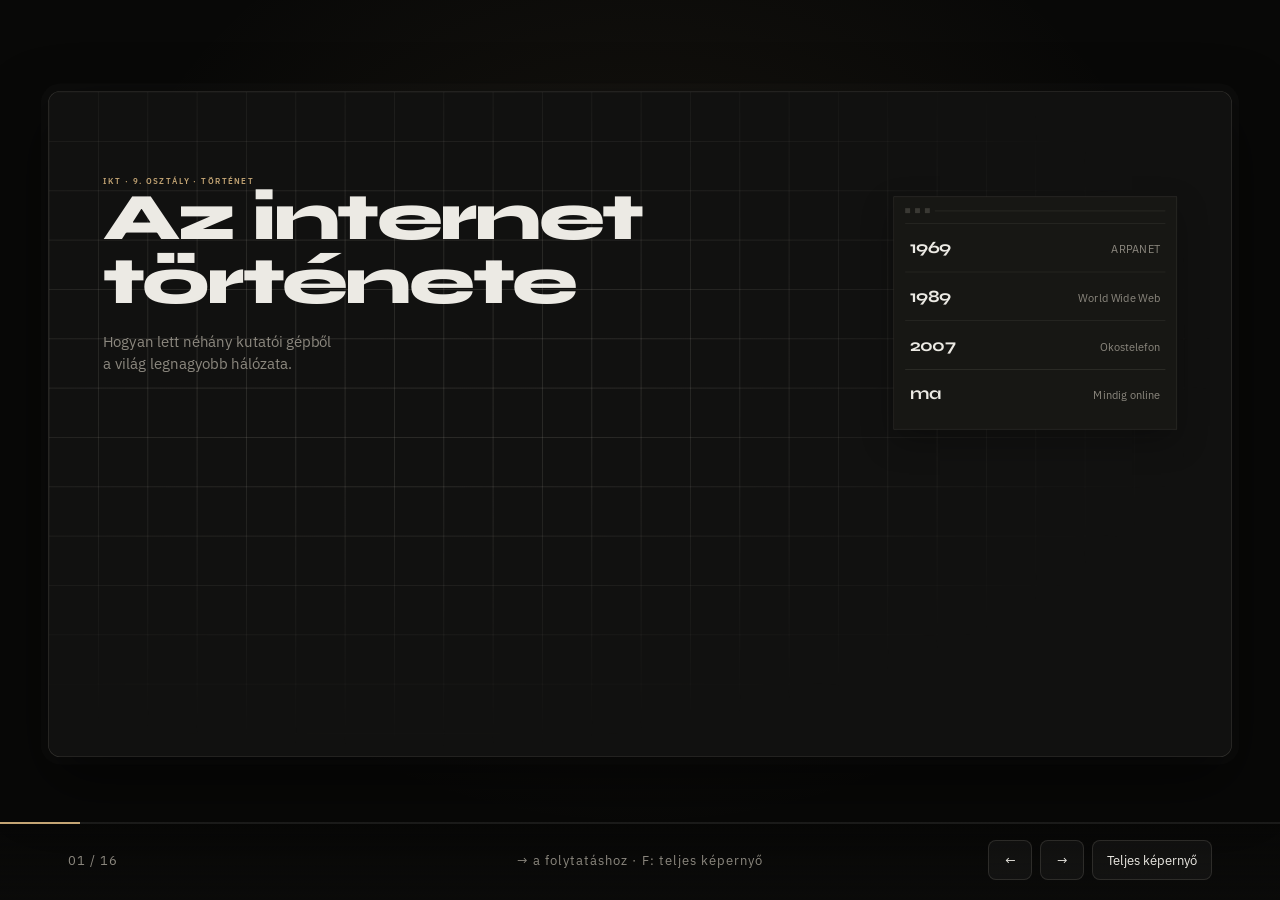
<file: ikt/prezentation1/index.html>
<!DOCTYPE html>
<html lang="hu">
  <head>
    <meta charset="UTF-8" />
    <meta name="viewport" content="width=device-width, initial-scale=1.0" />
    <title>Az internet története</title>
    <link rel="preconnect" href="https://fonts.googleapis.com" />
    <link rel="preconnect" href="https://fonts.gstatic.com" crossorigin />
    <link
      href="https://fonts.googleapis.com/css2?family=IBM+Plex+Sans:ital,wght@0,400;0,500;0,600;1,400&family=Syne:wght@500;600;700;800&display=swap"
      rel="stylesheet"
    />
    <link rel="stylesheet" href="https://bitiskola.github.io/ikt/prezentation1/styles.css" />
  </head>
  <body>
    <!-- Bemutató nézet: a JavaScript a rögzített méretű színpadot a képernyőhöz igazítja. -->
    <div class="viewport">
      <!-- A színpad minden diát egységes, 1920×1080-as méretben tart. -->
      <div class="stage" id="stage">
        <!-- Minden dia ebben a diasorban található; egyszerre csak az .is-active látható. -->
        <div class="deck" id="deck">
          <section class="slide is-active" data-slide="1">
            <div class="slide-bg grid-bg"></div>
            <div class="title-frame">
              <p class="kicker">IKT · 9. osztály · Történet</p>
              <h1 class="display">
                Az internet<br />
                története
              </h1>
              <p class="lede">
                Hogyan lett néhány kutatói gépből<br />
                a világ legnagyobb hálózata.
              </p>
            </div>
            <aside class="title-visual" aria-hidden="true">
              <div class="ui-stack net-stack">
                <div class="mini-nav">
                  <span class="dot"></span><span class="dot"></span><span class="dot"></span>
                  <span class="nav-line"></span>
                </div>
                <div class="timeline-mini">
                  <div><b>1969</b><span>ARPANET</span></div>
                  <div><b>1989</b><span>World Wide Web</span></div>
                  <div><b>2007</b><span>Okostelefon</span></div>
                  <div><b>ma</b><span>Mindig online</span></div>
                </div>
              </div>
            </aside>
          </section>

          <!-- Alapok: internet, adatcsomagok és World Wide Web. -->
          <section class="slide" data-slide="2">
            <header class="slide-head">
              <p class="kicker">Alap</p>
              <h2>Mi az az internet?</h2>
            </header>
            <div class="triad">
              <article class="triad-card">
                <span class="triad-num">01</span>
                <h3>Hálózat</h3>
                <p>Számítógépek kapcsolódnak egymáshoz, világszerte.</p>
                <div class="triad-visual nodes">
                  <i></i><i></i><i></i><i></i>
                </div>
              </article>
              <div class="triad-link" aria-hidden="true"></div>
              <article class="triad-card">
                <span class="triad-num">02</span>
                <h3>Csomagok</h3>
                <p>Az adat darabokban utazik, nem egyben.</p>
                <div class="triad-visual packets">
                  <span>A</span><span>B</span><span>C</span>
                </div>
              </article>
              <div class="triad-link" aria-hidden="true"></div>
              <article class="triad-card">
                <span class="triad-num">03</span>
                <h3>Web</h3>
                <p>A böngészőben látott oldalak — ez a World Wide Web.</p>
                <div class="triad-visual code-preview">http://</div>
              </article>
            </div>
            <p class="footnote">Internet ≠ web. A web csak az egyik szolgáltatás a hálózaton.</p>
          </section>

          <!-- 1969: ARPANET és az első négy csomópont. -->
          <section class="slide" data-slide="3">
            <header class="slide-head">
              <p class="kicker">1969</p>
              <h2>ARPANET</h2>
            </header>
            <div class="split">
              <div class="tools">
                <ul class="pill-list">
                  <li>USA, hidegháború</li>
                  <li>Kutatói hálózat</li>
                  <li>Első 4 gép</li>
                  <li>UCLA → Stanford</li>
                </ul>
                <p class="note">Az első üzenet: „LO” — a LOGIN közben a rendszer összeomlott.</p>
              </div>
              <div class="net-map">
                <div class="node n1"><b>UCLA</b><span>Los Angeles</span></div>
                <div class="node n2"><b>SRI</b><span>Stanford</span></div>
                <div class="node n3"><b>UCSB</b><span>Santa Barbara</span></div>
                <div class="node n4"><b>Utah</b><span>Salt Lake</span></div>
                <svg class="net-lines" viewBox="0 0 900 480" aria-hidden="true">
                  <line x1="160" y1="90" x2="720" y2="90" />
                  <line x1="160" y1="90" x2="160" y2="360" />
                  <line x1="720" y1="90" x2="720" y2="360" />
                  <line x1="160" y1="360" x2="720" y2="360" />
                </svg>
              </div>
            </div>
          </section>

          <!-- 1971-től: e-mail és csomagkapcsolás. -->
          <section class="slide" data-slide="4">
            <header class="slide-head">
              <p class="kicker">1971–</p>
              <h2>E-mail és csomagkapcsolás</h2>
            </header>
            <div class="type-grid">
              <div class="type-rules">
                <div class="rule"><b>1971</b><span>Ray Tomlinson elküldi az első e-mailt.</span></div>
                <div class="rule"><b>@ jel</b><span>felhasználó @ gép — ma is ezt használjuk.</span></div>
                <div class="rule"><b>Csomag</b><span>Az adat darabokban, több úton is mehet.</span></div>
                <div class="rule"><b>Ellenálló</b><span>Ha egy vonal kiesik, a többi viszi tovább.</span></div>
              </div>
              <article class="type-ui mail-ui">
                <p class="caption">Beérkezett üzenetek · 1971</p>
                <h3>Feladó: tomlinson@bbn</h3>
                <p class="body-copy">Az első üzenet tartalma nem maradt fenn. A forma viszont igen: valaki@valahol</p>
                <div class="type-meta">
                  <span>Címzett</span>
                  <span>Tárgy</span>
                  <span>Szöveg</span>
                </div>
              </article>
            </div>
          </section>

          <!-- 1983: TCP/IP, a hálózat közös kommunikációs szabályai. -->
          <section class="slide" data-slide="5">
            <header class="slide-head">
              <p class="kicker">1983</p>
              <h2>TCP/IP — közös nyelv</h2>
            </header>
            <div class="spacing-layout proto-layout">
              <div class="scale">
                <p class="caption">Két réteg, egy cél</p>
                <div class="proto-stack">
                  <div><b>TCP</b><span>A csomagok sorrendje és megbízhatósága</span></div>
                  <div><b>IP</b><span>A címzés: honnan hova megy az adat</span></div>
                </div>
              </div>
              <div class="space-notes proto-notes">
                <p><b>Előtte</b> — sokféle hálózat, nehezen értették egymást.</p>
                <p><b>1983. jan. 1.</b> — „flag day”: az ARPANET áttér TCP/IP-re.</p>
                <p><b>Ma</b> — minden eszköz ezt beszéli: telefon, laptop, router.</p>
                <p><b>Lényeg</b> — közös szabályok nélkül nincs globális hálózat.</p>
              </div>
            </div>
          </section>

          <!-- 1984: DNS, emberbarát nevek és IP-címek. -->
          <section class="slide" data-slide="6">
            <header class="slide-head">
              <p class="kicker">1984</p>
              <h2>DNS — nevek a számok helyett</h2>
            </header>
            <div class="color-layout dns-layout">
              <div class="dns-flow">
                <div class="dns-box">google.com</div>
                <span>→</span>
                <div class="dns-box accent">DNS</div>
                <span>→</span>
                <div class="dns-box">142.250.185.78</div>
              </div>
              <div class="contrast-pair">
                <div class="contrast-card good-c">
                  <span>Embernek</span>
                  <h4>iskola.hu</h4>
                  <p>Könnyű megjegyezni. Ezt gépeljük a címsorba.</p>
                </div>
                <div class="contrast-card good-c">
                  <span>Gépnek</span>
                  <h4>IP-cím</h4>
                  <p>A hálózat számokkal dolgozik. A DNS fordít.</p>
                </div>
              </div>
            </div>
          </section>

          <!-- 1989–1991: a World Wide Web megszületése. -->
          <section class="slide" data-slide="7">
            <header class="slide-head">
              <p class="kicker">1989–1991</p>
              <h2>Születik a Web</h2>
            </header>
            <p class="lead-line">Tim Berners-Lee a CERN-nél: információk összekötése hiperhivatkozással.</p>
            <div class="comp-grid web-grid">
              <div class="comp">
                <span>HTML</span>
                <p>Az oldal szerkezete</p>
              </div>
              <div class="comp">
                <span>HTTP</span>
                <p>Hogyan kérjük le az oldalt</p>
              </div>
              <div class="comp">
                <span>URL</span>
                <p>Az oldal címe</p>
              </div>
              <div class="comp wide">
                <span>Böngésző</span>
                <div class="ds-nav"><b>info.cern.ch</b><em>az első weboldal</em></div>
              </div>
              <div class="comp">
                <span>1991</span>
                <p>Nyilvánosan elérhető</p>
              </div>
              <div class="comp">
                <span>Ingyenes</span>
                <p>Berners-Lee nem szabadalmaztatta</p>
              </div>
            </div>
          </section>

          <!-- 1993–1995: a grafikus webböngészők elterjedése. -->
          <section class="slide" data-slide="8">
            <header class="slide-head">
              <p class="kicker">1993–1995</p>
              <h2>A böngésző kora</h2>
            </header>
            <div class="ds-layout">
              <div class="tokens">
                <h3>Mosaic → Netscape</h3>
                <ul>
                  <li><b>1993</b> Mosaic: kép + szöveg együtt</li>
                  <li><b>1994</b> Netscape Navigator</li>
                  <li><b>1995</b> Windows 95 + internet</li>
                  <li><b>Hatás</b> otthon is elérhetővé válik</li>
                </ul>
              </div>
              <div class="browser-mock">
                <div class="mini-nav">
                  <span class="dot"></span><span class="dot"></span><span class="dot"></span>
                  <span class="url-bar">http://www.netscape.com</span>
                </div>
                <div class="browser-body">
                  <p class="caption">Üdvözlünk a weben</p>
                  <h3>Kék linkek. Szürke hátterek. Lassú modem.</h3>
                  <p>Mégis: innentől a web nem csak kutatóknak szól.</p>
                </div>
              </div>
            </div>
          </section>

          <!-- 1995–2001: a dot-com korszak. -->
          <section class="slide" data-slide="9">
            <header class="slide-head">
              <p class="kicker">1995–2001</p>
              <h2>Dot-com láz</h2>
            </header>
            <div class="resp-layout">
              <ul class="resp-points">
                <li><b>Amazon, eBay, Google</b> ekkor indul</li>
                <li><b>Tőzsdei őrület</b> „.com” cég = aranybánya?</li>
                <li><b>2000–2001</b> a lufi kipukkan</li>
                <li><b>Tanulság</b> nem minden ötlet tartható</li>
              </ul>
              <div class="chart" aria-hidden="true">
                <div class="bar-col" style="--h: 30%"><span>’95</span></div>
                <div class="bar-col" style="--h: 48%"><span>’97</span></div>
                <div class="bar-col" style="--h: 78%"><span>’99</span></div>
                <div class="bar-col peak" style="--h: 100%"><span>’00</span></div>
                <div class="bar-col" style="--h: 36%"><span>’01</span></div>
              </div>
            </div>
          </section>

          <!-- 2000-es évek: keresők és Web 2.0. -->
          <section class="slide" data-slide="10">
            <header class="slide-head">
              <p class="kicker">2000-es évek</p>
              <h2>Keresés és Web 2.0</h2>
            </header>
            <p class="lead-line">Nem csak olvasunk — írunk, osztunk, feltöltünk.</p>
            <div class="micro-grid era-grid">
              <div class="micro">
                <span>1998</span>
                <strong>Google</strong>
                <p>A keresés lesz a kapu.</p>
              </div>
              <div class="micro">
                <span>2001</span>
                <strong>Wikipedia</strong>
                <p>Tudás, közösen.</p>
              </div>
              <div class="micro">
                <span>2004</span>
                <strong>Facebook</strong>
                <p>Közösségi hálózat.</p>
              </div>
              <div class="micro">
                <span>2005</span>
                <strong>YouTube</strong>
                <p>Videó mindenkinek.</p>
              </div>
              <div class="micro wide search-demo">
                <span>Kereső</span>
                <label class="search-bar">
                  <input id="searchDemo" type="text" value="mi az az internet" readonly />
                  <button type="button" id="searchBtn">Keresés</button>
                </label>
                <p class="search-out" id="searchOut">≈ 4 280 000 000 találat · 0,32 mp</p>
              </div>
            </div>
          </section>

          <!-- 2007-től: az internet megjelenése a mobiltelefonban. -->
          <section class="slide" data-slide="11">
            <header class="slide-head">
              <p class="kicker">2007–</p>
              <h2>Zsebben az internet</h2>
            </header>
            <div class="a11y-layout">
              <ul class="a11y-list">
                <li>2007 — iPhone, érintőképernyő</li>
                <li>Appok: net a zsebben, mindig</li>
                <li>3G → 4G → 5G</li>
                <li>Wifi otthon, iskolában, villamoson</li>
                <li>A „számítógép” ma sokszor a telefon</li>
              </ul>
              <div class="phone" id="phone">
                <div class="phone-ui">
                  <header>9:41</header>
                  <h4>Online</h4>
                  <p>Hírek · chat · térkép · zene</p>
                  <div class="app-grid"><i></i><i></i><i></i><i></i></div>
                </div>
              </div>
            </div>
          </section>

          <!-- Akkor és most: az internet használatának összehasonlítása. -->
          <section class="slide" data-slide="12">
            <div class="versus">
              <article class="bad-ui then-net">
                <h2>AKKOR</h2>
                <div class="calm then-box">
                  <p class="caption">1995</p>
                  <h3>Modem. Sípolás. Várakozás.</h3>
                  <p>Egy kép perceket tölthetett. A telefonvonal foglalt volt.</p>
                </div>
                <ul>
                  <li>Tárcsázós kapcsolat</li>
                  <li>Kevesebb oldal</li>
                  <li>Főleg szöveg</li>
                  <li>Otthoni PC</li>
                </ul>
              </article>
              <article class="good-ui">
                <h2>MOST</h2>
                <div class="calm">
                  <p class="caption">2026</p>
                  <h3>Mindig, mindenhol, azonnal.</h3>
                  <p>Videó, felhő, közösség — egy koppintásra.</p>
                </div>
                <ul>
                  <li>Szélessáv és mobilnet</li>
                  <li>Milliárdnyi oldal és app</li>
                  <li>Kép, hang, élőadás</li>
                  <li>Telefon a zsebben</li>
                </ul>
              </article>
            </div>
          </section>

          <!-- Idővonal: a legfontosabb mérföldkövek egy sorban. -->
          <section class="slide" data-slide="13">
            <header class="slide-head">
              <p class="kicker">Ív</p>
              <h2>Egy vonalban a történet</h2>
            </header>
            <ol class="process">
              <li><span>1969</span>ARPANET</li>
              <li><span>1983</span>TCP/IP</li>
              <li><span>1989</span>Web</li>
              <li><span>1993</span>Böngésző</li>
              <li><span>1998</span>Kereső</li>
              <li><span>2004</span>Közösség</li>
              <li><span>2007</span>Mobil</li>
              <li><span>ma</span>Felhő + AI</li>
            </ol>
            <p class="footnote">Nem egy találmány. Évtizedek egymásra épülő ötlete.</p>
          </section>

          <!-- Felelősség: adatvédelem, forráskritika, idő és digitális lábnyom. -->
          <section class="slide" data-slide="14">
            <header class="slide-head">
              <p class="kicker">Felelősség</p>
              <h2>A hálózat nem semleges</h2>
            </header>
            <div class="react-map">
              <div class="map-col four-warn">
                <article class="map-item">
                  <div class="map-ui"><strong>Adat</strong></div>
                  <p>Mit osztasz meg? Ki látja?</p>
                </article>
                <article class="map-item">
                  <div class="map-ui"><strong>Forrás</strong></div>
                  <p>Nem minden igaz, ami fent van.</p>
                </article>
                <article class="map-item">
                  <div class="map-ui"><strong>Idő</strong></div>
                  <p>A feed szándékosan tart bent.</p>
                </article>
                <article class="map-item">
                  <div class="map-ui"><strong>Nyom</strong></div>
                  <p>Ami kikerül, nehezen tűnik el.</p>
                </article>
              </div>
              <p class="map-arrow">Használni tudni kell — nem csak csatlakozni.</p>
            </div>
          </section>

          <!-- Összefoglaló dia. -->
          <section class="slide" data-slide="15">
            <header class="slide-head">
              <p class="kicker">Zárás</p>
              <h2>Összefoglalás</h2>
            </header>
            <ol class="summary">
              <li><span>01</span><p>Az internet hálózat. A web csak egy része.</p></li>
              <li><span>02</span><p>Katonai-kutatói kezdetből lett nyilvános tér.</p></li>
              <li><span>03</span><p>Közös szabályok (TCP/IP, DNS) kötötték össze a világot.</p></li>
              <li><span>04</span><p>A mobil mindenkori online létet hozott.</p></li>
              <li><span>05</span><p>A hálózat eszköz — a használata a miénk.</p></li>
            </ol>
          </section>

          <!-- Záródia. -->
          <section class="slide" data-slide="16">
            <div class="close">
              <p class="kicker">Köszönöm</p>
              <h1 class="display close-display">
                Kapcsolódj.<br />
                Kérdezz.<br />
                Építs.
              </h1>
              <p class="lede">Az internetet emberek találták ki — és emberek alakítják tovább.</p>
            </div>
          </section>
        </div>
      </div>
    </div>

    <!-- Rögzített bemutatóvezérlők: folyamatjelző, diaszámláló, navigáció és teljes képernyő. -->
    <div class="chrome">
      <div class="progress" aria-hidden="true"><i id="progress"></i></div>
      <div class="bar">
        <span id="counter">01 / 16</span>
        <p class="hint" id="hint">→ a folytatáshoz</p>
        <div class="bar-actions">
          <button type="button" id="prevBtn" aria-label="Előző dia">←</button>
          <button type="button" id="nextBtn" aria-label="Következő dia">→</button>
          <button type="button" id="fsBtn" aria-label="Teljes képernyő">Teljes képernyő</button>
        </div>
      </div>
    </div>

    <!-- A bemutató működése és navigációja. -->
    <script src="https://bitiskola.github.io/ikt/prezentation1/app.js"></script>
  </body>
</html>
</file>
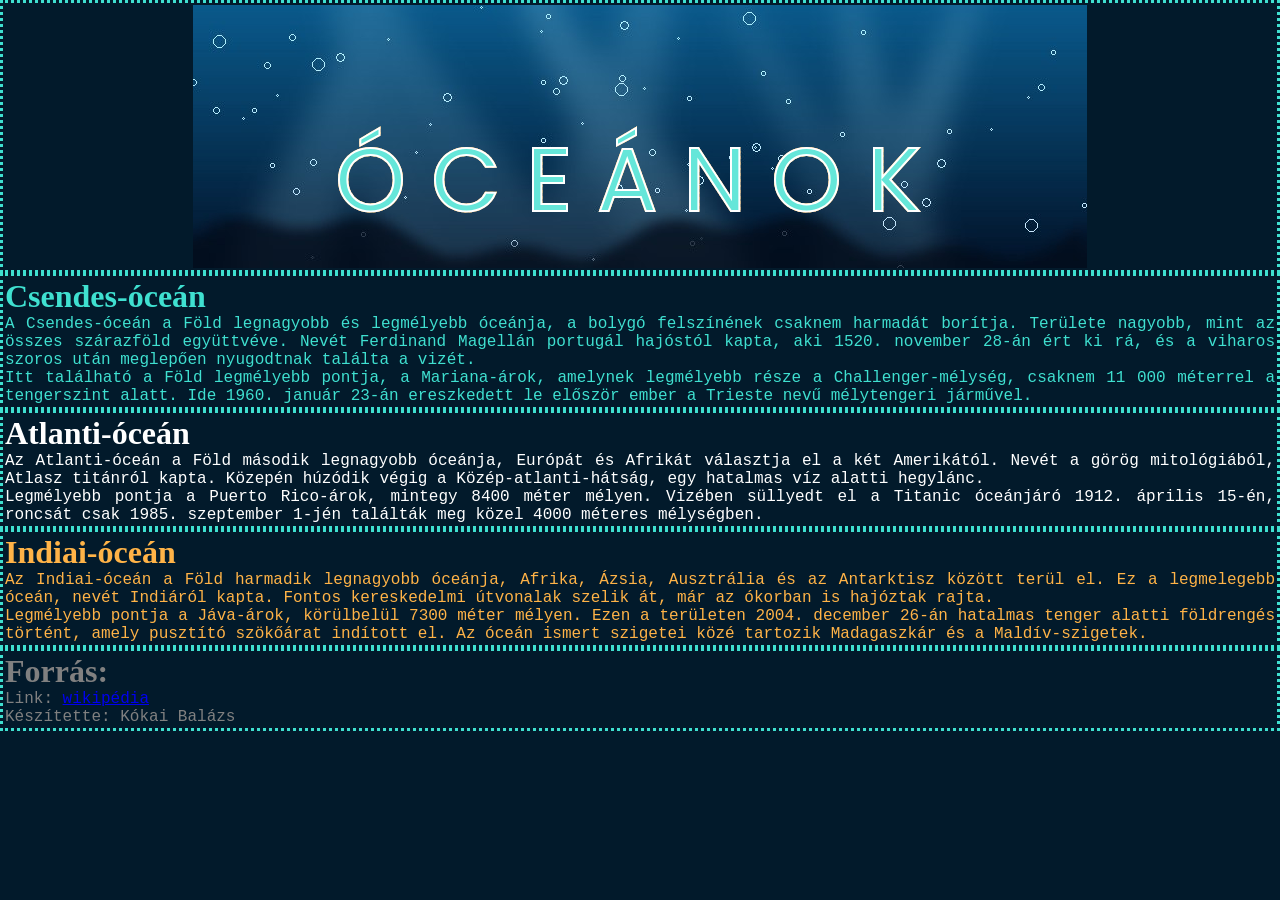
<file: progal/oceanok/index.html>
<!DOCTYPE html>
<html lang="en">
<head>
    <meta charset="UTF-8">
    <meta lang="hu">
    <meta author="Kókai Balázs">
    <meta name="viewport" content="width=device-width, initial-scale=1.0">
    <title>Óceánok</title>
    <link rel="preconnect" href="https://fonts.gstatic.com">
    <link href="https://fonts.googleapis.com/css2?family=Poppins:ital,wght@1,800&display=swap" rel="stylesheet">
    <link rel="stylesheet" href="style.css">
</head>
<body>
    <style>
        .csendes {
            color: #3fe0d0;
            padding: 2px;
            border-style: dotted;
            border-color: #3fe0d0;
        }
        .atlantai {
            color: #ffffff;
            padding: 2px;
            border-style: dotted;
            border-color: #3fe0d0;
        }
        .indiai {
            color: #ffb347;
            padding: 2px;
            border-style: dotted;
            border-color: #3fe0d0;
        }
        .forras {
            color: gray;
            padding: 2px;
            border-style: dotted;
            border-color: #3fe0d0;
        }
        .felirat {
            padding: 2px;
            border-style: dotted;
            border-color: #3fe0d0;
        }
        p {
            text-align: justify;
            font-family: 'Courier New';
        }
        h1 {
            font-family: "Franklin Gothic Medium";
        }


    </style>
    <div class="felirat">
        <img src="ocean.jpg" alt"">
        <span data-text="ÓCEÁNOK">ÓCEÁNOK</span>
    </div>

    <div class="csendes">
        <h1>Csendes-óceán</h1>
        <p>A Csendes-óceán a Föld legnagyobb és legmélyebb óceánja, a bolygó felszínének csaknem harmadát borítja. Területe nagyobb, mint az összes szárazföld együttvéve. Nevét Ferdinand Magellán portugál hajóstól kapta, aki 1520. november 28-án ért ki rá, és a viharos szoros után meglepően nyugodtnak találta a vizét.</p>
        <p>Itt található a Föld legmélyebb pontja, a Mariana-árok, amelynek legmélyebb része a Challenger-mélység, csaknem 11 000 méterrel a tengerszint alatt. Ide 1960. január 23-án ereszkedett le először ember a Trieste nevű mélytengeri járművel.</p>
    </div>

    <div class="atlantai">
        <h1>Atlanti-óceán</h1>
        <p>Az Atlanti-óceán a Föld második legnagyobb óceánja, Európát és Afrikát választja el a két Amerikától. Nevét a görög mitológiából, Atlasz titánról kapta. Közepén húzódik végig a Közép-atlanti-hátság, egy hatalmas víz alatti hegylánc.</p>
        <p>Legmélyebb pontja a Puerto Rico-árok, mintegy 8400 méter mélyen. Vizében süllyedt el a Titanic óceánjáró 1912. április 15-én, roncsát csak 1985. szeptember 1-jén találták meg közel 4000 méteres mélységben.</p>
    </div>

    <div class="indiai">
        <h1>Indiai-óceán</h1>
        <p>Az Indiai-óceán a Föld harmadik legnagyobb óceánja, Afrika, Ázsia, Ausztrália és az Antarktisz között terül el. Ez a legmelegebb óceán, nevét Indiáról kapta. Fontos kereskedelmi útvonalak szelik át, már az ókorban is hajóztak rajta.</p>
        <p>Legmélyebb pontja a Jáva-árok, körülbelül 7300 méter mélyen. Ezen a területen 2004. december 26-án hatalmas tenger alatti földrengés történt, amely pusztító szökőárat indított el. Az óceán ismert szigetei közé tartozik Madagaszkár és a Maldív-szigetek. </p> 
    </div>

    <div class="forras">
    <h1>Forrás:</h1>
    <p>Link: <a href="https://hu.wikipedia.org/wiki/Óceán">wikipédia</a></p>
    <p>Készítette: Kókai Balázs</p>
    </div>
</body>
</html>
</file>
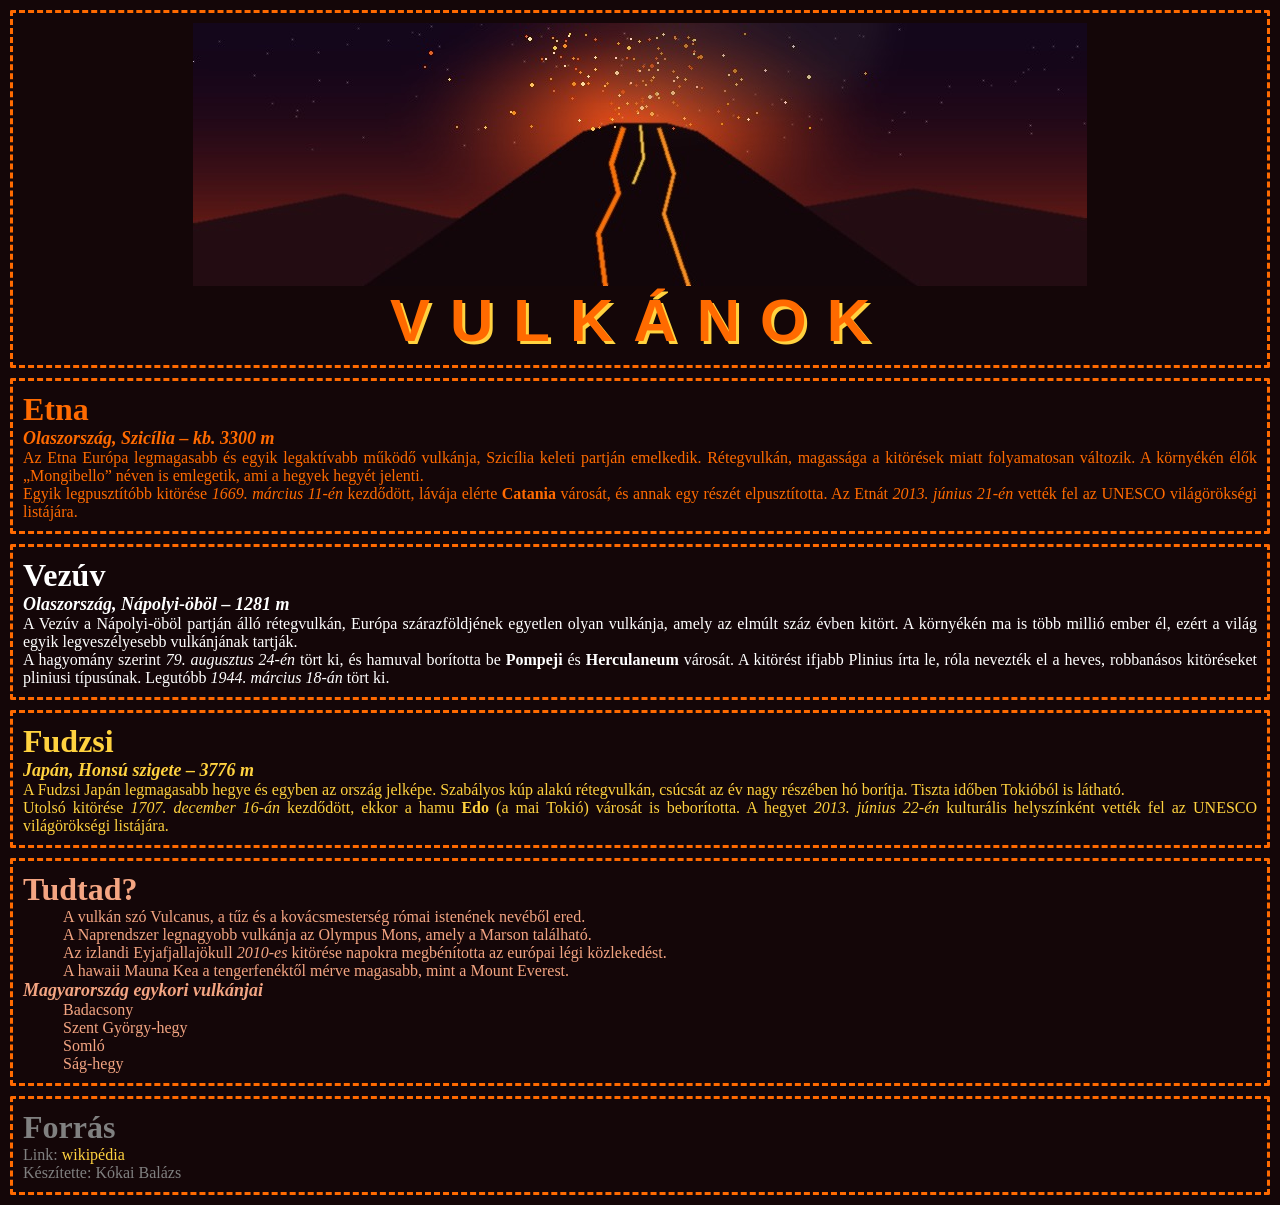
<file: progal/vulkanok/index.html>
<!DOCTYPE html>
<html lang="en">
<head>
    <meta charset="UTF-8">
    <meta lang="hu">
    <meta name="author" content="Kókai Balázs">
    <meta name="keywords" content="etna, vezúv, fudzsi legyenek">
    <title>Vulkánok</title>
    <!--Stylesheet-->
    <link rel="stylesheet" href="./style.css">
</head>
<body>
    <style>
        p {
            text-align: justify;
            font-family: "Verdana";
        }

        .etna {
            color: #ff6a00;
        }

        .vezuv {
            color: #ffffff;
        }

        .fudzsi {
            color: #ffd23f;
        }

        .tudtad {
            color: #f4a582;
        }

        .forras {
            color: gray;
        }

        h1 {
            font-family: 'Franklin Gothic Medium';
        }

        h2 {
            font-size: 18px; 
            font-style: italic;
        }

        div {
            border-style: dashed;
            border-color: #ff6a00;
            border-radius: 2px;
            margin: 10px;
        }

        ul {
            margin-left: 40px;
            list-style-type: square;
        }

        ol {
            margin-left: 40px;
        }

        li {
            font-family: Verdana; 
            line-height: 25px;
        }

        a {
            color: #ffd23f; 
            text-decoration: none;
        }

        a:hover { 
            text-decoration: underline; 
        }
    </style>
    <div class="felirat">
        <img src="vulkan.jpg" alt="">
        <span>VULKÁNOK</span>
    </div>

    <div class="etna">
        <h1>Etna</h1>
        <h2>Olaszország, Szicília – kb. 3300 m</h2>
        <p>Az Etna Európa legmagasabb és egyik legaktívabb működő vulkánja, Szicília keleti partján emelkedik. Rétegvulkán, magassága a kitörések miatt folyamatosan változik. A környékén élők „Mongibello” néven is emlegetik, ami a hegyek hegyét jelenti.</p>
        <p>Egyik legpusztítóbb kitörése <i>1669. március 11-én</i> kezdődött, lávája elérte <b>Catania</b> városát, és annak egy részét elpusztította. Az Etnát <i>2013. június 21-én</i> vették fel az UNESCO világörökségi listájára.</p>
    </div>

    <div class="vezuv">
        <h1>Vezúv</h1>
        <h2>Olaszország, Nápolyi-öböl – 1281 m</h2>
        <p>A Vezúv a Nápolyi-öböl partján álló rétegvulkán, Európa szárazföldjének egyetlen olyan vulkánja, amely az elmúlt száz évben kitört. A környékén ma is több millió ember él, ezért a világ egyik legveszélyesebb vulkánjának tartják.</p>
        <p>A hagyomány szerint <i>79. augusztus 24-én</i> tört ki, és hamuval borította be <b>Pompeji</b> és <b>Herculaneum</b> városát. A kitörést ifjabb Plinius írta le, róla nevezték el a heves, robbanásos kitöréseket pliniusi típusúnak. Legutóbb <i>1944. március 18-án</i> tört ki.</p>
    </div>

    <div class="fudzsi">
        <h1>Fudzsi</h1>
        <h2>Japán, Honsú szigete – 3776 m</h2>
        <p>A Fudzsi Japán legmagasabb hegye és egyben az ország jelképe. Szabályos kúp alakú rétegvulkán, csúcsát az év nagy részében hó borítja. Tiszta időben Tokióból is látható.</p>
        <p>Utolsó kitörése <i>1707. december 16-án</i> kezdődött, ekkor a hamu <b>Edo</b> (a mai Tokió) városát is beborította. A hegyet <i>2013. június 22-én</i> kulturális helyszínként vették fel az UNESCO világörökségi listájára.</p>
    </div>

    <div class="tudtad">
        <h1>Tudtad?</h1>

        <ul>A vulkán szó Vulcanus, a tűz és a kovácsmesterség római istenének nevéből ered.</ul>
        <ul>A Naprendszer legnagyobb vulkánja az Olympus Mons, amely a Marson található.</ul>
        <ul>Az izlandi Eyjafjallajökull <i>2010-es</i> kitörése napokra megbénította az európai légi közlekedést.</ul>
        <ul>A hawaii Mauna Kea a tengerfenéktől mérve magasabb, mint a Mount Everest.</ul>

        <h2>Magyarország egykori vulkánjai</h2>

        <ol>Badacsony</ol>
        <ol>Szent György-hegy</ol>
        <ol>Somló</ol>
        <ol>Ság-hegy</ol>
    </div>
       
    <div class="forras">
        <h1>Forrás</h1>
        <p>Link: <a href="https://hu.wikipedia.org/wiki/Vulkán">wikipédia</a></p>
        <p>Készítette: Kókai Balázs</p>
    </div>
</body>
</html>
</file>
<file: progal/oceanok/style.css>
*,
*:before,
*:after{
    padding: 0;
    margin: 0;
    box-sizing: border-box;
}
img{
  display: block;
  margin: auto;
 
}



body{
    background-color: #021a2b;
    
    
}
div{
    
    padding: 10px;
}
span{
    position: absolute;
    transform: translate(-50%,-50%);
    top: 20%;
    left: 50%;
    font-family: 'Poppins',sans-serif;
    text-transform: uppercase;
    font-size: 90px;
    letter-spacing: 25px;
    color: #3fe0d0;
    cursor: pointer;
}
span:before{
    content: attr(data-text);
    position: absolute;
    top: 0;
    left: 0;
    color: transparent;
    background-image:
     repeating-linear-gradient(
        135deg,
        transparent 0,
        transparent 2px,
        #ffb347 2px,
        #ffb347 4px
    );
    -webkit-background-clip: text;
        background-clip: text;
    z-index: -1;
    -webkit-text-stroke: 2px #ffb347;
    transition: 0.5s;
}
span:hover:before{
    top: 0.1em;
    left: 0.1em;
}
span:after{
    content: attr(data-text);
    position: absolute;
    top: 0;
    left: 0;
    color: rgba(255,255,255,0.2);
    -webkit-text-stroke: 2px #ffffff;
    transition: 0.5s;
}
span:hover:after{
    top: -0.1em;
    left: -0.1em;
}
</file>
<file: progal/vulkanok/style.css>
*{
    padding: 0;
    margin: 0;
}
img{
    display: block;
    margin: auto;
}
body{
    background-color: #140608;
}
div{
    padding: 10px;
}
span{
    display: block;
    text-align: center;
    font-family: Arial, sans-serif;
    font-size: 60px;
    font-weight: bold;
    letter-spacing: 20px;
    color: #ff6a00;
    text-shadow: 3px 3px #ffd23f;
}
</file>
